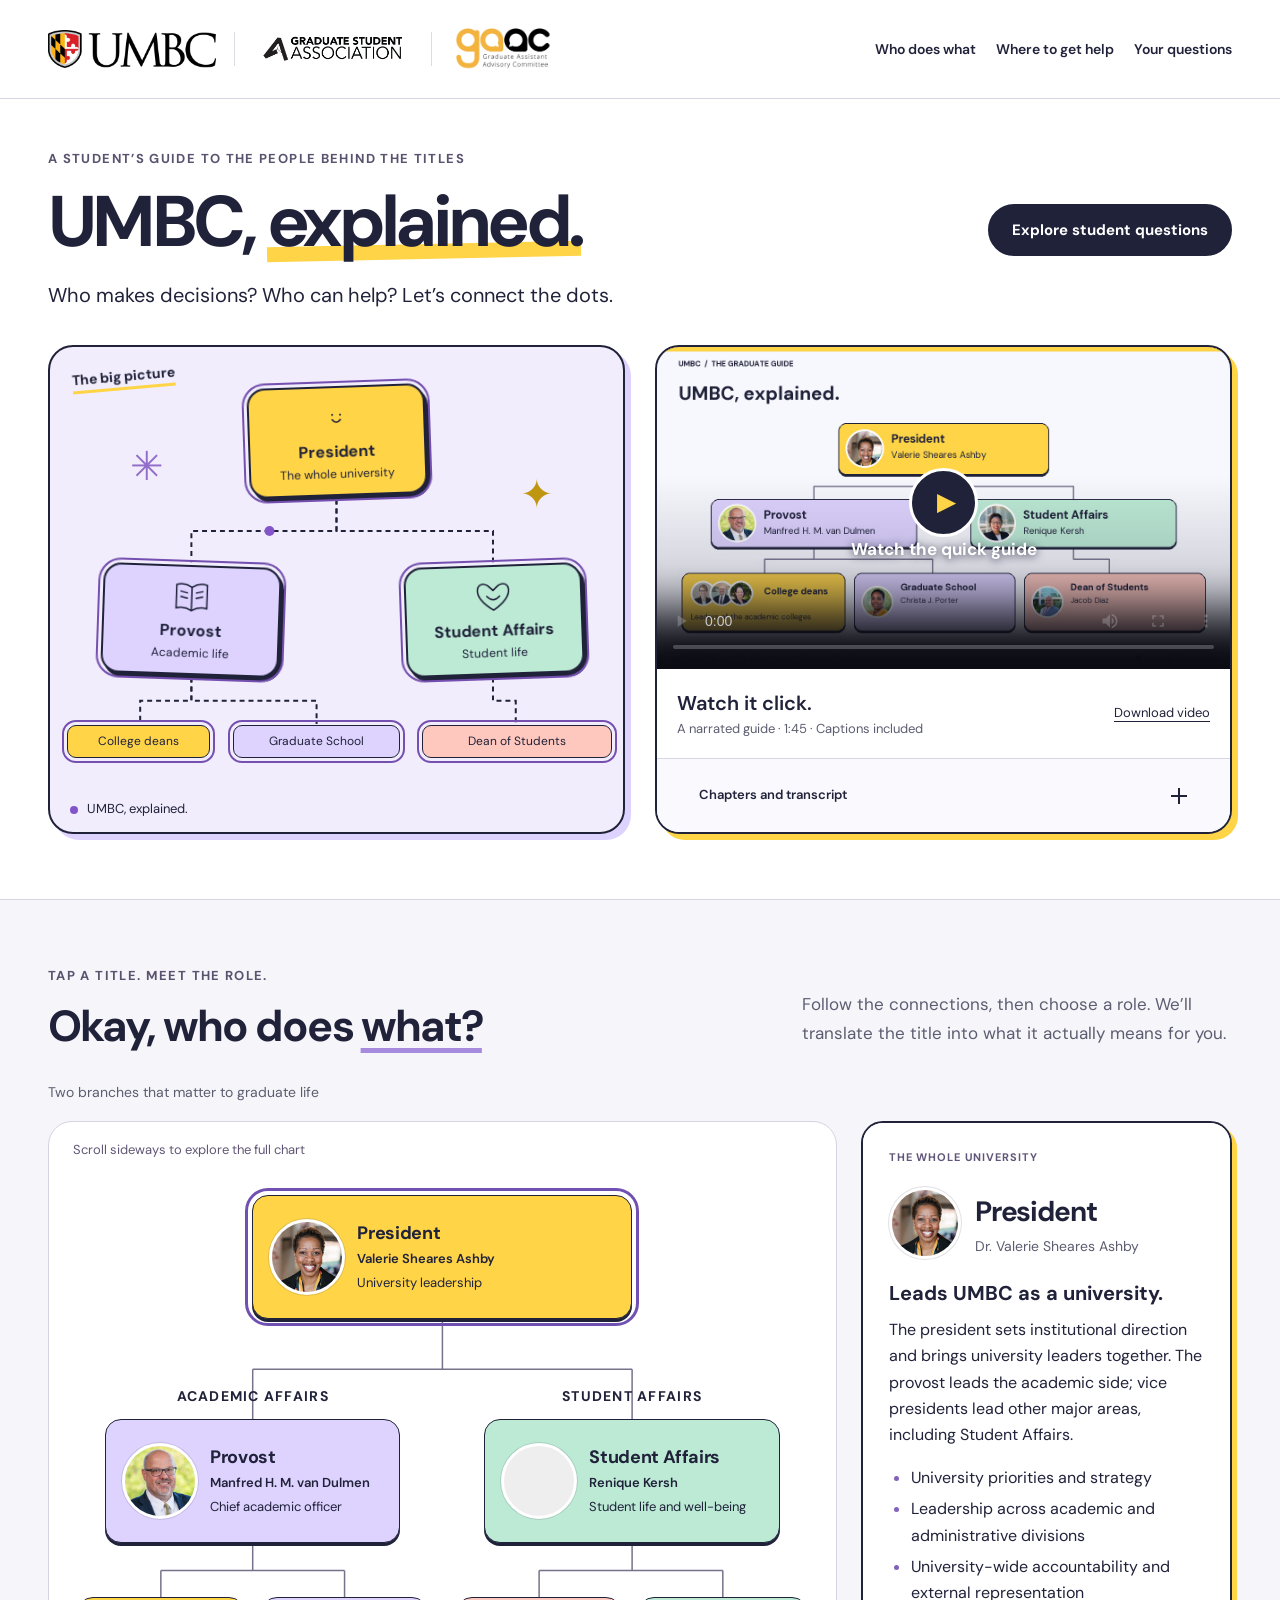
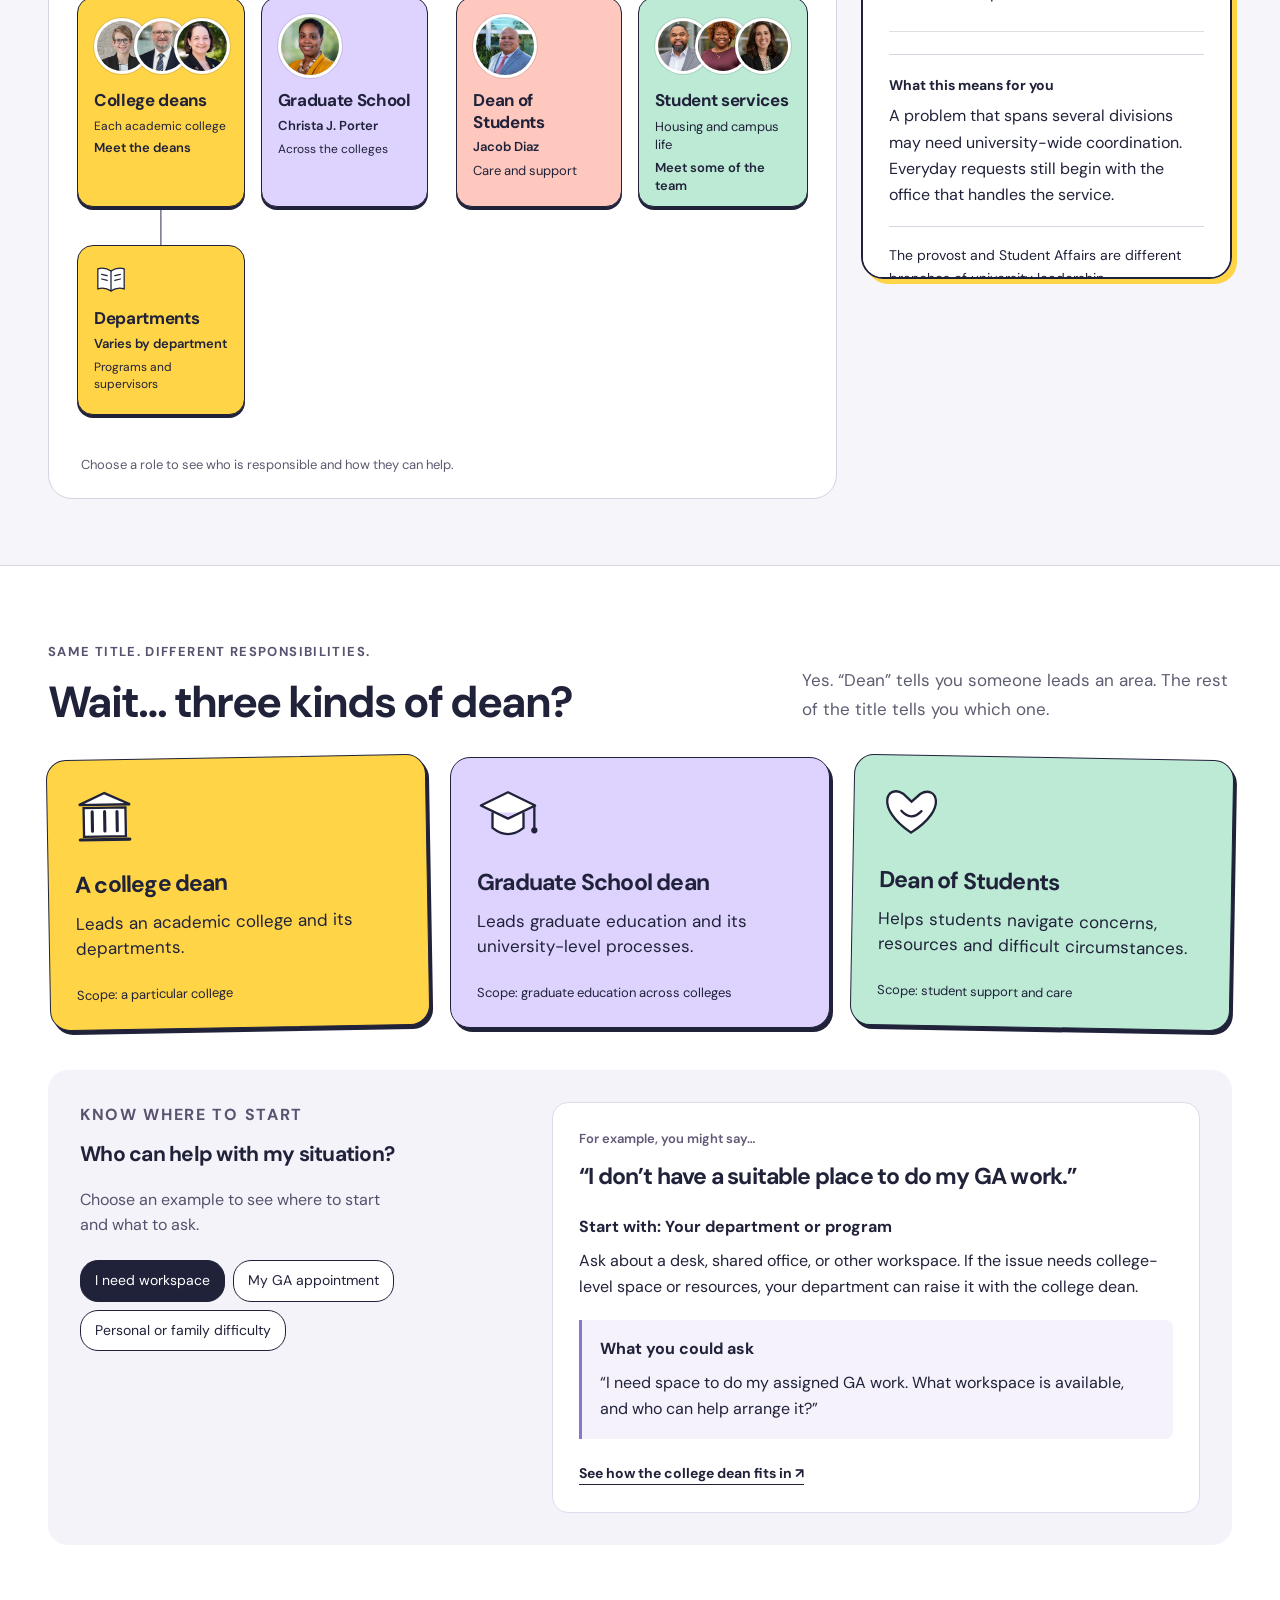
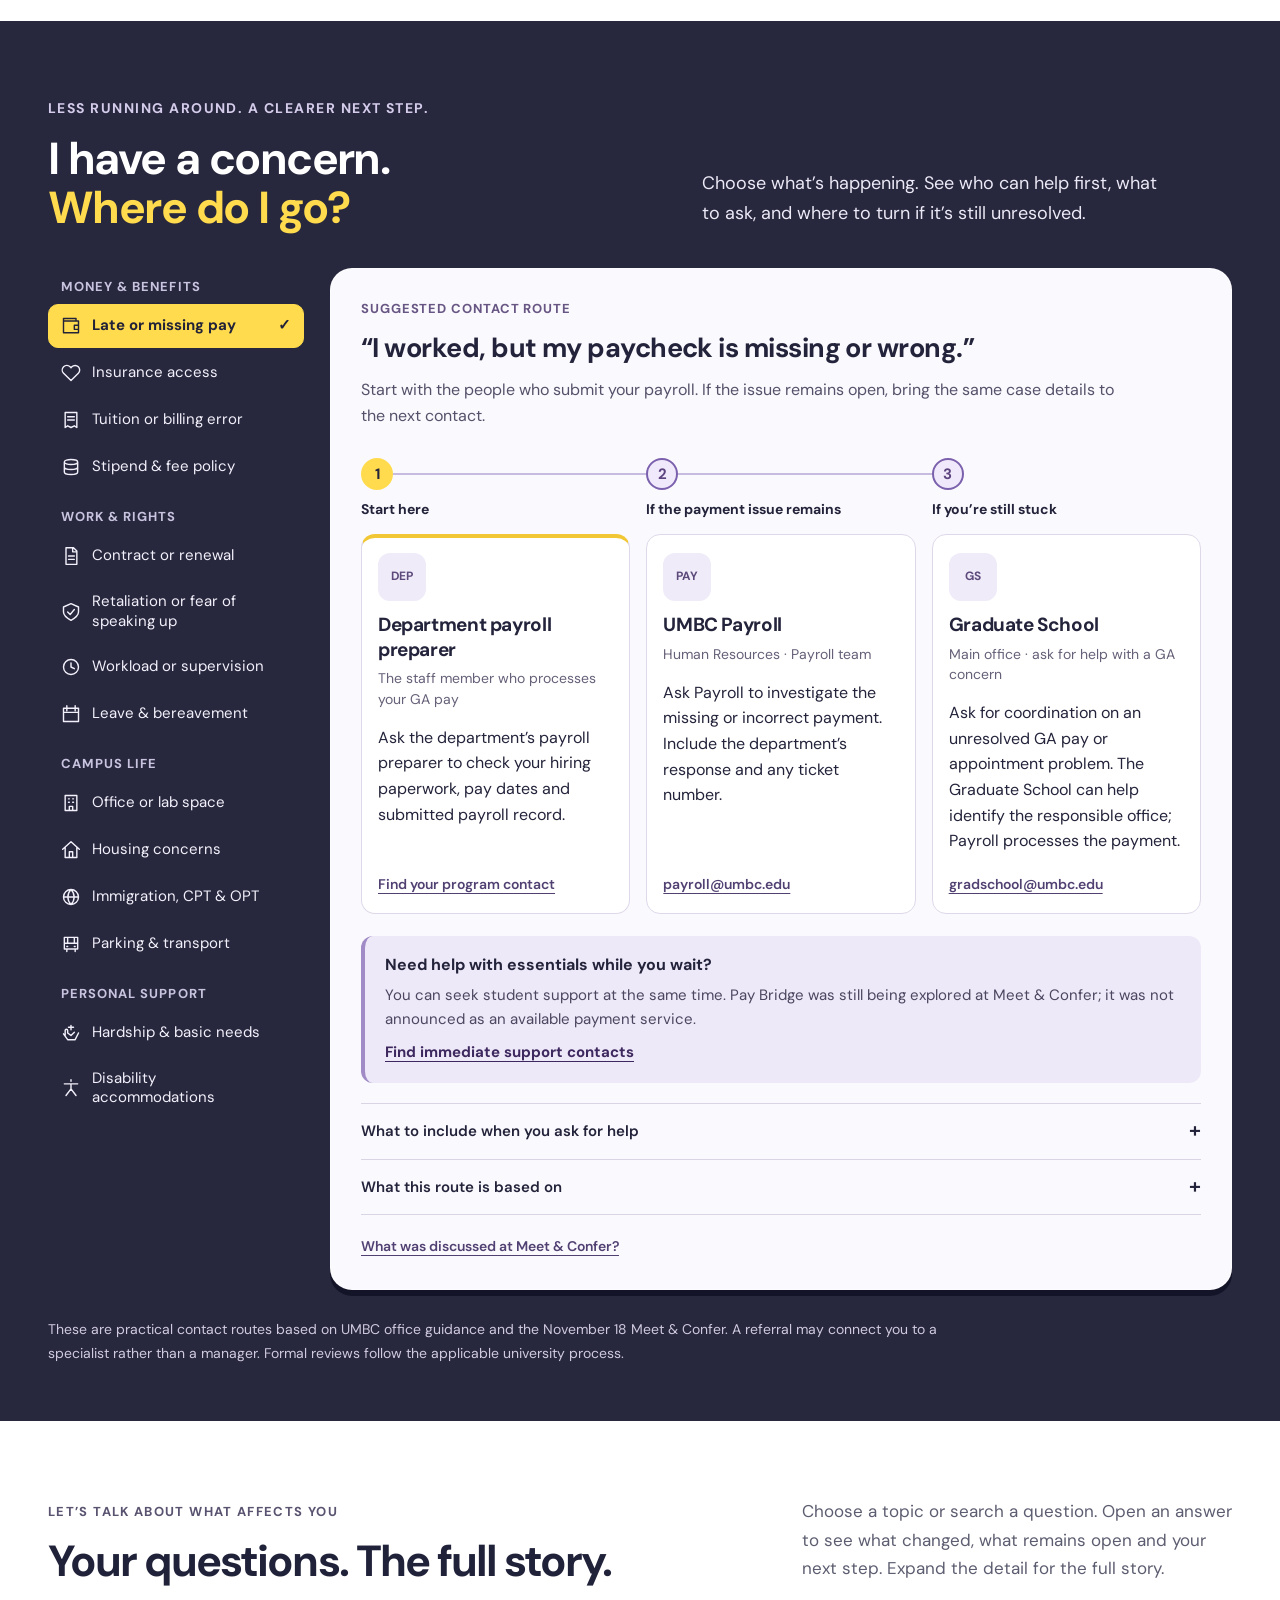
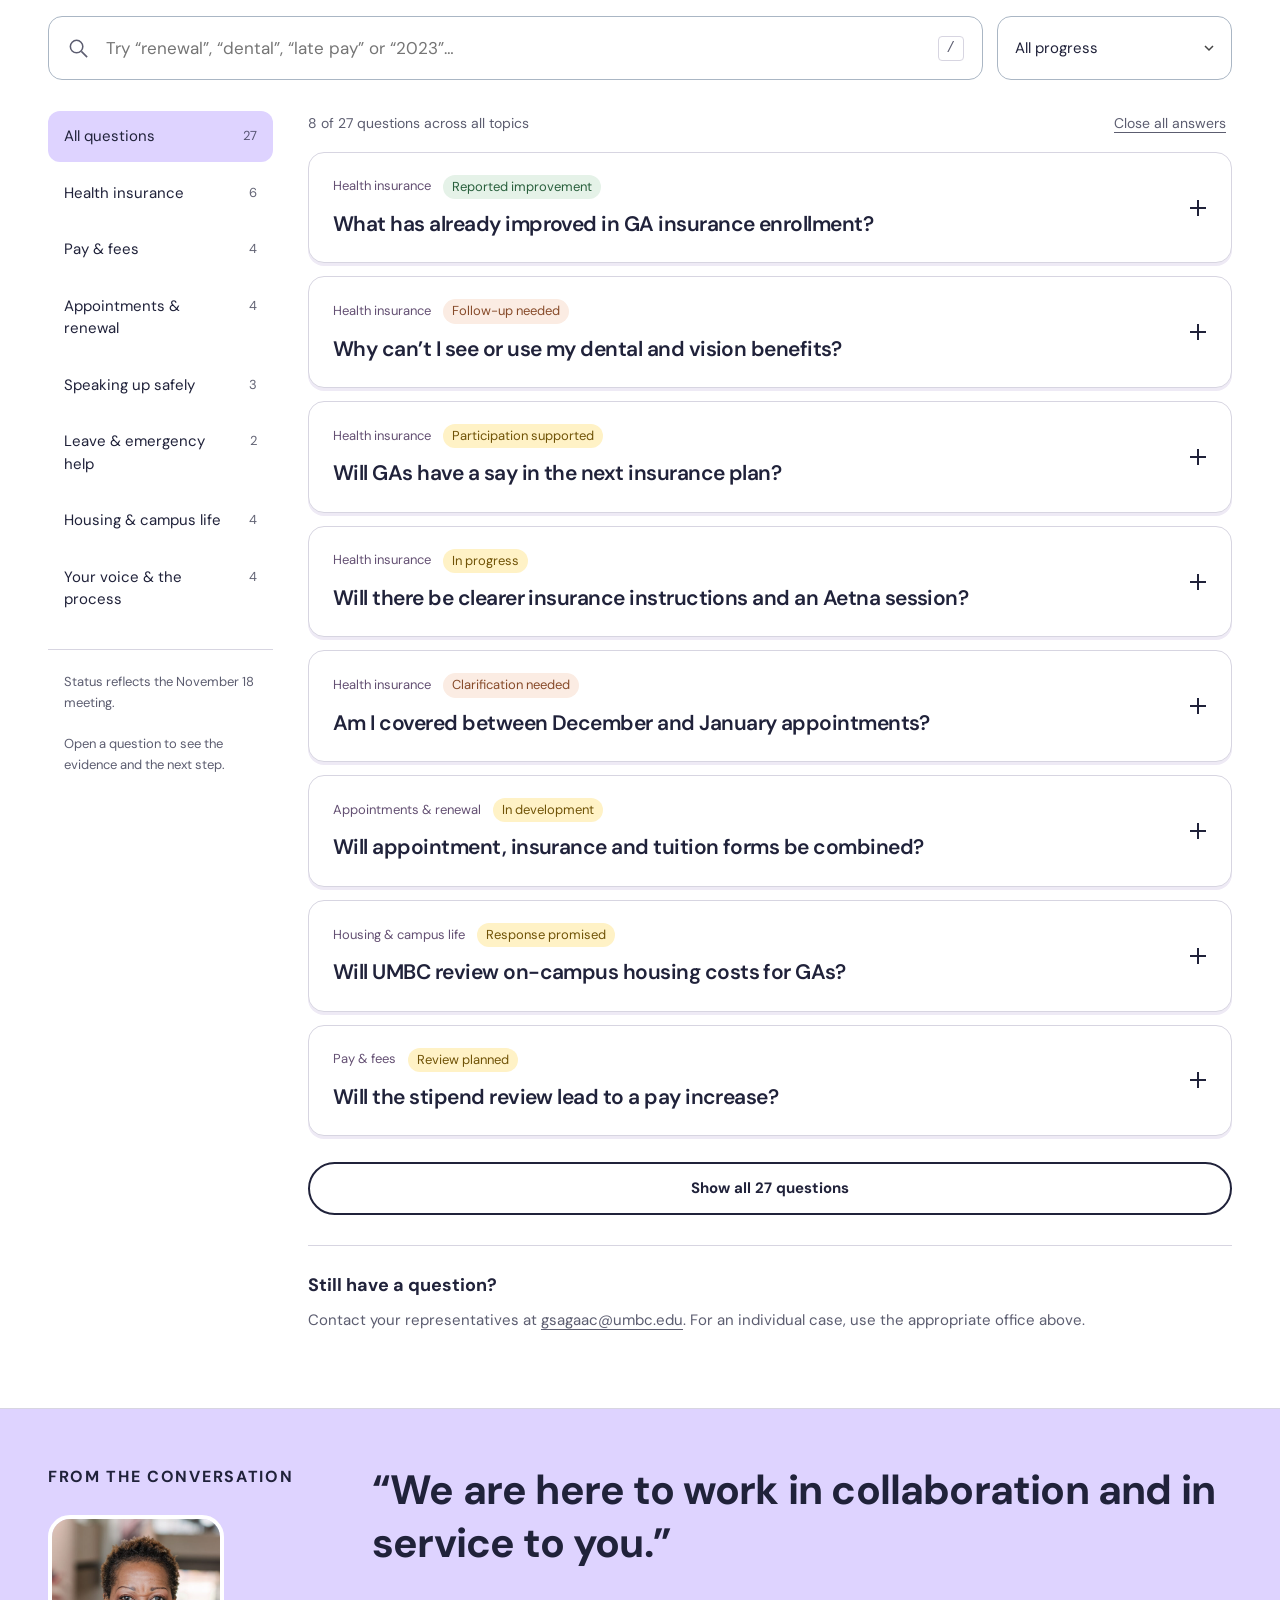
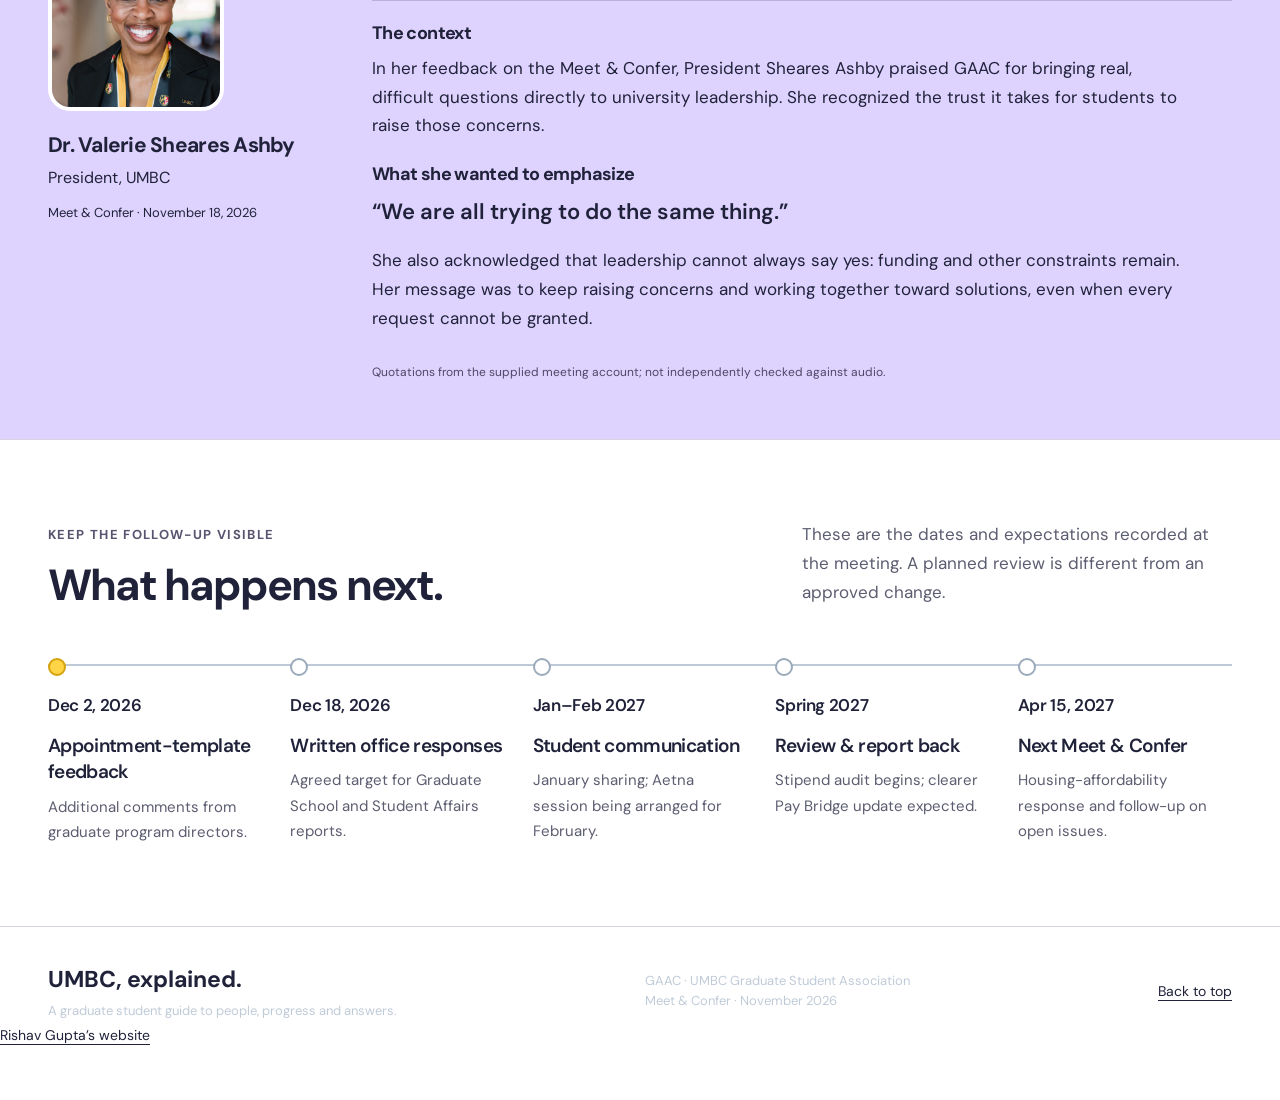
<file: gaac/index.html>
<!doctype html><html lang="en"><head><meta charset="UTF-8"><meta name="viewport" content="width=device-width,initial-scale=1"><meta name="description" content="An interactive student guide to UMBC leadership, the Graduate School, Student Affairs and graduate assistant questions."><title>GAAC · UMBC, explained | The graduate student guide</title><link rel="canonical" href="https://riishavrg.github.io/gaac/"><meta property="og:title" content="GAAC · UMBC, explained"><meta property="og:description" content="Find help for graduate assistant concerns and explore updates from UMBC’s Meet &amp; Confer."><meta property="og:type" content="website"><meta property="og:url" content="https://riishavrg.github.io/gaac/"><meta property="og:image" content="https://riishavrg.github.io/gaac/media/poster-faces.jpg"><link rel="icon" href="../favicon.svg" type="image/svg+xml"><link rel="stylesheet" href="style.css?v=3"><link rel="stylesheet" href="explore.css?v=4"><link rel="stylesheet" href="chart.css?v=6"><link rel="stylesheet" href="refinements.css?v=3"><link rel="stylesheet" href="routes.css?v=2"><link rel="stylesheet" href="answers.css?v=2"><script src="content.js?v=2" defer></script><script src="media/video-faces.js" defer></script><script src="answer-views.js?v=4" defer></script><script src="app.js?v=8" defer></script><script src="people.js?v=1" defer></script><script src="university.js?v=9" defer></script><script src="routes.js?v=3" defer></script></head><body><a class="skip" href="#main">Skip to content</a><svg class="svg-library" xmlns="http://www.w3.org/2000/svg" aria-hidden="true"><defs>
<symbol id="i-sun" viewBox="0 0 80 80"><circle cx="40" cy="40" r="20" fill="currentColor"/><g fill="none" stroke="currentColor" stroke-width="4" stroke-linecap="round"><path d="M40 4v9M40 67v9M4 40h9M67 40h9M15 15l7 7M58 58l7 7M15 65l7-7M58 22l7-7"/></g><path d="M31 43q9 12 18 0" fill="none" stroke="#20223a" stroke-width="3"/><g fill="#20223a"><circle cx="32" cy="34" r="2"/><circle cx="48" cy="34" r="2"/></g></symbol>
<symbol id="i-book" viewBox="0 0 80 80"><path d="M9 16q16-5 31 5 15-10 31-5v47q-16-5-31 5-15-10-31-5z" fill="currentColor" stroke="#20223a" stroke-width="3"/><path d="M40 21v47M18 29l13 3M18 40l13 3M49 32l13-3M49 43l13-3" fill="none" stroke="#20223a" stroke-width="3" stroke-linecap="round"/></symbol>
<symbol id="i-cap" viewBox="0 0 80 80"><path d="M5 29 40 12l35 17-35 17zM20 38v20q20 16 40 0V38" fill="currentColor" stroke="#20223a" stroke-width="3" stroke-linejoin="round"/><path d="M74 29v30" fill="none" stroke="#20223a" stroke-width="3"/><circle cx="74" cy="61" r="4" fill="#20223a"/></symbol>
<symbol id="i-heart" viewBox="0 0 80 80"><path d="M40 67C-9 35 9 4 29 17l11 10 11-10C71 4 89 35 40 67z" fill="currentColor" stroke="#20223a" stroke-width="3"/><path d="M27 39q13 14 26 0" fill="none" stroke="#20223a" stroke-width="3" stroke-linecap="round"/></symbol>
<symbol id="i-building" viewBox="0 0 80 80"><path d="m7 25 33-15 33 15zM13 29h54v37H13z" fill="currentColor" stroke="#20223a" stroke-width="3"/><path d="M24 34v25M40 34v25M56 34v25M8 70h64" fill="none" stroke="#20223a" stroke-width="4" stroke-linecap="round"/></symbol>
</defs></svg><header class="guide-header"><nav class="wrap" aria-label="Main navigation"><a class="partner-brand" href="#" aria-label="UMBC, GSA and GAAC — home"><img class="brand-umbc" src="assets/brand/umbc.png" alt="UMBC"><span class="brand-divider" aria-hidden="true"></span><img class="brand-gsa" src="assets/brand/gsa.png" alt="Graduate Student Association"><span class="brand-divider" aria-hidden="true"></span><img class="brand-gaac" src="assets/brand/gaac.png" alt="Graduate Assistant Advisory Committee"></a><div class="nav-links"><a href="#understand">Who does what</a><a href="#inside-grad">Where to get help</a><a href="#questions">Your questions</a></div></nav></header><main id="main"><section class="welcome wrap" aria-labelledby="welcome-title"><div class="welcome-top"><div><p class="eyebrow">A STUDENT’S GUIDE TO THE PEOPLE BEHIND THE TITLES</p><h1 id="welcome-title">UMBC, <span>explained.</span></h1><p class="welcome-intro">Who makes decisions? Who can help? Let’s connect the dots.</p></div><a class="button dark" href="#questions">Explore student questions</a></div>
<div class="intro-duo"><div class="animated-campus" aria-label="Illustrated overview of university leadership"><div class="sketch-tag">The big picture</div><svg class="mini-lines" viewBox="0 0 600 360" preserveAspectRatio="none" aria-hidden="true"><path d="M300 100V145H140V185M300 145H460V185M140 240V280H75M140 280H260M460 240V280"/><circle class="travel-dot" r="5"><animateMotion dur="5s" repeatCount="indefinite" path="M300 100V145H140V185"/></circle></svg>
<div class="mini-node mini-president" data-mini="president"><svg aria-hidden="true"><use href="#i-sun"/></svg><b>President</b><span>The whole university</span></div><div class="mini-node mini-provost" data-mini="provost"><svg aria-hidden="true"><use href="#i-book"/></svg><b>Provost</b><span>Academic life</span></div><div class="mini-node mini-affairs" data-mini="affairs"><svg aria-hidden="true"><use href="#i-heart"/></svg><b>Student Affairs</b><span>Student life</span></div><div class="mini-leaf mini-deans" data-mini="deans">College deans</div><div class="mini-leaf mini-grad" data-mini="graduate">Graduate School</div><div class="mini-leaf mini-dos" data-mini="dos">Dean of Students</div><div class="spark spark-one">✳</div><div class="spark spark-two">✦</div><p class="animation-note"><span class="note-dot"></span><span id="animation-caption">Same university. Different jobs.</span></p></div>
<div class="watch-card" id="watch"><div class="video-stage"><video id="explainer" controls playsinline preload="metadata" poster="media/poster-faces.jpg" aria-label="UMBC explained animated video"><source src="media/umbc-explained-faces.mp4" type="video/mp4"><track kind="captions" src="media/captions-v3.vtt" srclang="en" label="English captions" default>Your browser does not support video.</video><button class="video-cover" id="video-cover" aria-label="Play UMBC explained"><span class="play-circle">▶</span><span>Watch the quick guide</span></button></div><div class="video-caption"><div><strong>Watch it click.</strong><span>A narrated guide · <span id="video-duration">About 2 minutes</span> · Captions included</span></div><a href="media/umbc-explained-faces.mp4" download>Download video</a></div><p id="media-message" role="status"></p><details class="video-more"><summary>Chapters and transcript<span class="plus"></span></summary><div id="video-chapters"></div><a href="media/transcript-v3.txt" target="_blank" rel="noopener">Read the transcript</a><p>AI-generated narration, written for this guide. Not a recording of UMBC officials.</p></details></div></div></section><section class="university-section" id="understand"><div class="wrap"><div class="section-heading"><div><p class="eyebrow">TAP A TITLE. MEET THE ROLE.</p><h2>Okay, who does <em>what?</em></h2></div><p>Follow the connections, then choose a role. We’ll translate the title into what it actually means for you.</p></div><div class="map-toolbar"><span>Two branches that matter to graduate life</span></div><div class="university-explorer"><div class="chart-frame"><p class="chart-scroll-hint">Scroll sideways to explore the full chart</p><div class="chart-viewport" tabindex="0" role="region" aria-label="University leadership chart"><div class="leadership-map"><div class="map-top"><button class="map-node yellow" data-office="president" aria-pressed="false"><span class="node-icon"><svg aria-hidden="true"><use href="#i-sun"/></svg></span><span><strong>President</strong><small>University leadership</small></span></button></div><div class="tree-trunk"></div><div class="map-branches"><div class="map-branch academic-branch"><span class="branch-label">ACADEMIC AFFAIRS</span><button class="map-node lilac" data-office="provost" aria-pressed="false"><span class="node-icon"><svg aria-hidden="true"><use href="#i-book"/></svg></span><span><strong>Provost</strong><small>Chief academic officer</small></span></button><div class="academic-children"><div><button class="map-node yellow" data-office="deans" aria-pressed="false"><span class="node-icon"><svg aria-hidden="true"><use href="#i-building"/></svg></span><span><strong>College deans</strong><small>Each academic college</small></span></button><button class="map-node yellow" data-office="departments" aria-pressed="false"><span class="node-icon"><svg aria-hidden="true"><use href="#i-book"/></svg></span><span><strong>Departments</strong><small>Programs and supervisors</small></span></button></div><div><button class="map-node lilac" data-office="graduate" aria-pressed="false"><span class="node-icon"><svg aria-hidden="true"><use href="#i-cap"/></svg></span><span><strong>Graduate School</strong><small>Across the colleges</small></span></button></div></div></div><div class="map-branch student-branch"><span class="branch-label">STUDENT AFFAIRS</span><button class="map-node mint" data-office="affairs" aria-pressed="false"><span class="node-icon"><svg aria-hidden="true"><use href="#i-heart"/></svg></span><span><strong>Student Affairs</strong><small>Student life and well-being</small></span></button><div class="student-children"><button class="map-node peach" data-office="dos" aria-pressed="false"><span class="node-icon"><svg aria-hidden="true"><use href="#i-heart"/></svg></span><span><strong>Dean of Students</strong><small>Care and support</small></span></button><button class="map-node mint" data-office="life" aria-pressed="false"><span class="node-icon"><svg aria-hidden="true"><use href="#i-building"/></svg></span><span><strong>Student services</strong><small>Housing and campus life</small></span></button></div></div></div></div></div><p class="map-footnote">Choose a role to see who is responsible and how they can help.</p></div><aside id="office-panel" class="role-panel" aria-label="Selected role details"></aside></div><span id="map-status" class="sr-only" role="status"></span></div></section><section class="deans-section wrap" id="deans"><div class="section-heading"><div><p class="eyebrow">SAME TITLE. DIFFERENT RESPONSIBILITIES.</p><h2>Wait… three kinds of dean?</h2></div><p>Yes. “Dean” tells you someone leads an area. The rest of the title tells you which one.</p></div><div class="dean-cards"><article class="yellow"><svg aria-hidden="true"><use href="#i-building"/></svg><h3>A college dean</h3><p>Leads an academic college and its departments.</p><span>Scope: a particular college</span></article><article class="lilac"><svg aria-hidden="true"><use href="#i-cap"/></svg><h3>Graduate School dean</h3><p>Leads graduate education and its university-level processes.</p><span>Scope: graduate education across colleges</span></article><article class="mint"><svg aria-hidden="true"><use href="#i-heart"/></svg><h3>Dean of Students</h3><p>Helps students navigate concerns, resources and difficult circumstances.</p><span>Scope: student support and care</span></article></div><div class="try-example"><div><p class="eyebrow">KNOW WHERE TO START</p><h3>Who can help with my situation?</h3><p class="scenario-intro">Choose an example to see where to start and what to ask.</p><div class="example-buttons"><button data-example="college" aria-pressed="true">I need workspace</button><button data-example="graduate" aria-pressed="false">My GA appointment</button><button data-example="student" aria-pressed="false">Personal or family difficulty</button></div></div><div id="dean-example" aria-live="polite"></div></div></section><section class="concern-guide" id="inside-grad" aria-labelledby="concern-heading"><div class="wrap"><div class="concern-heading"><div><p class="eyebrow">LESS RUNNING AROUND. A CLEARER NEXT STEP.</p><h2 id="concern-heading">I have a concern.<br><span>Where do I go?</span></h2></div><p>Choose what’s happening. See who can help first, what to ask, and where to turn if it’s still unresolved.</p></div><div class="concern-layout"><nav class="concern-menu" aria-label="Choose your concern" id="concern-menu"></nav><div class="concern-result"><div id="concern-panel" aria-live="polite" aria-atomic="true"></div></div></div><p class="concern-footnote">These are practical contact routes based on UMBC office guidance and the November 18 Meet &amp; Confer. A referral may connect you to a specialist rather than a manager. Formal reviews follow the applicable university process.</p><noscript><p>Contact <a href="mailto:gradschool@umbc.edu">the Graduate School</a> for GA concerns or <a href="mailto:deanofstudents@umbc.edu">the Dean of Students</a> for student support.</p></noscript></div></section> <section class="section wrap questions-section" id="questions">
  <div class="section-heading"><div><div class="eyebrow">LET’S TALK ABOUT WHAT AFFECTS YOU</div><h2>Your questions. The full story.</h2></div><p>Choose a topic or search a question. Open an answer to see what changed, what remains open and your next step. Expand the detail for the full story.</p></div>
  <div class="search-row"><label class="search-box"><svg viewBox="0 0 24 24" aria-hidden="true"><circle cx="10" cy="10" r="6.5"/><path d="m15 15 6 6"/></svg><span class="sr-only">Search questions, answers and history</span><input type="search" id="search" placeholder="Try “renewal”, “dental”, “late pay” or “2023”…"><kbd aria-hidden="true">/</kbd></label><label class="status-filter"><span class="sr-only">Filter by progress</span><select id="status"><option value="all">All progress</option><option value="improvement">Reported improvements</option><option value="work">Plans & work in progress</option><option value="open">Open questions</option><option value="assurance">Leadership assurances</option></select></label></div>
  <div class="question-layout"><aside class="category-nav" aria-label="Question categories" id="categories"></aside><div class="question-main"><div class="results-toolbar"><p id="result-count" aria-live="polite"></p><button id="collapse-all">Close all answers</button></div><div id="question-list"></div><button class="button outline show-more" id="show-more" hidden>Show more questions</button><div class="empty-state" id="empty-state" hidden><h3>No matching questions yet.</h3><p>Try a broader term or clear the category and progress filters.</p><button class="button dark" id="clear-filters">Clear filters</button></div><div class="question-help"><strong>Still have a question?</strong><span>Contact your representatives at <a href="mailto:gsagaac@umbc.edu">gsagaac@umbc.edu</a>. For an individual case, use the appropriate office above.</span></div></div></div>
 </section>
 <section class="quote-feature" id="presidents-message"><div class="wrap president-message"><div class="president-speaker"><p class="eyebrow">FROM THE CONVERSATION</p><img src="assets/people/president.jpg" alt="Dr. Valerie Sheares Ashby" width="200" height="230"><h3>Dr. Valerie Sheares Ashby</h3><p>President, UMBC</p><span>Meet &amp; Confer · November 18, 2026</span></div><div class="president-words"><blockquote>“We are here to work in collaboration and in service to you.”</blockquote><div class="president-context"><h3>The context</h3><p>In her feedback on the Meet &amp; Confer, President Sheares Ashby praised GAAC for bringing real, difficult questions directly to university leadership. She recognized the trust it takes for students to raise those concerns.</p><h3>What she wanted to emphasize</h3><p class="follow-on-quote">“We are all trying to do the same thing.”</p><p>She also acknowledged that leadership cannot always say yes: funding and other constraints remain. Her message was to keep raising concerns and working together toward solutions, even when every request cannot be granted.</p></div><small>Quotations from the supplied meeting account; not independently checked against audio.</small></div></div></section>
 <section class="section wrap" id="next"><div class="section-heading"><div><div class="eyebrow">KEEP THE FOLLOW-UP VISIBLE</div><h2>What happens next.</h2></div><p>These are the dates and expectations recorded at the meeting. A planned review is different from an approved change.</p></div><div class="milestones" id="milestones"></div></section>

</main>
<footer><div class="wrap"><div class="wordmark">UMBC, explained.<span>A graduate student guide to people, progress and answers.</span></div><span>GAAC · UMBC Graduate Student Association<br>Meet &amp; Confer · November 2026</span><a href="#">Back to top</a></div><p><a href="../">Rishav Gupta’s website</a></p></footer>
<div class="toast" id="toast" role="status"></div>
</body></html>
</file>
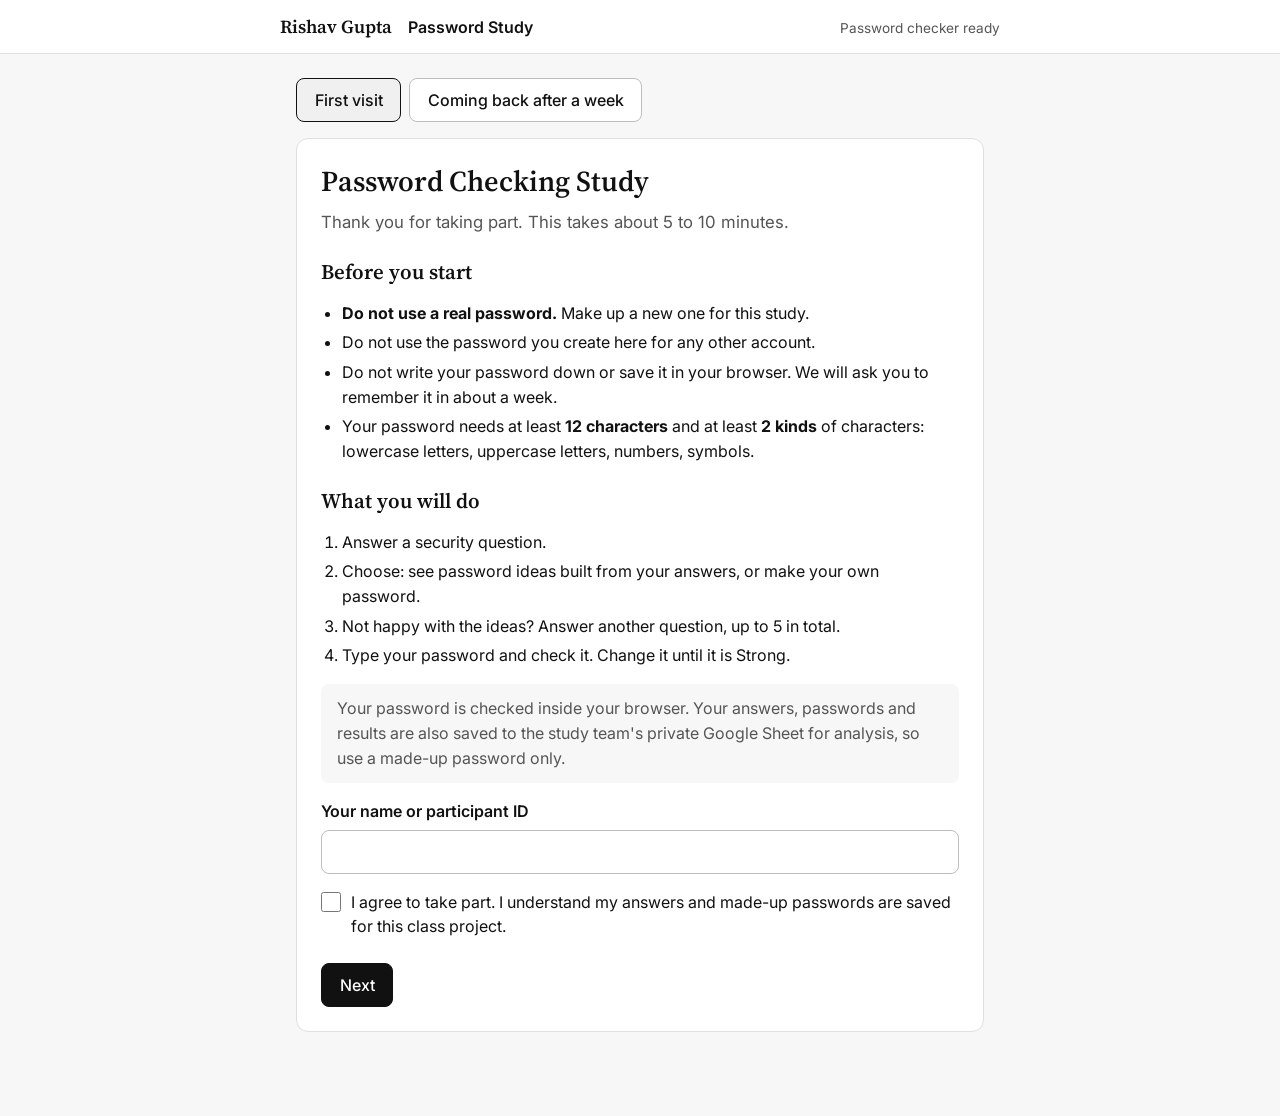
<file: password-study/index.html>
<!doctype html>
<html lang="en">
<head>
<meta charset="utf-8">
<meta name="viewport" content="width=device-width, initial-scale=1">
<meta name="robots" content="noindex">
<meta name="description" content="CMSC 491/691 password study: create a password with help from security questions and see how many guesses an attacker would need.">

<title>Password Study</title>
<link rel="icon" href="data:image/svg+xml,%3Csvg xmlns='http://www.w3.org/2000/svg' viewBox='0 0 32 32'%3E%3Crect width='32' height='32' rx='7' fill='%23333333'/%3E%3Cpath d='M11 15v-3a5 5 0 0 1 10 0v3' fill='none' stroke='white' stroke-width='3'/%3E%3Crect x='8' y='15' width='16' height='11' rx='2' fill='white'/%3E%3C/svg%3E">
<link rel="preconnect" href="https://fonts.googleapis.com">
<link rel="preconnect" href="https://fonts.gstatic.com" crossorigin>
<link rel="stylesheet" href="https://fonts.googleapis.com/css2?family=Inter:wght@400;500;600&family=Source+Serif+4:opsz,wght@8..60,600&display=swap">
<link rel="stylesheet" href="style.css">
<script type="module" src="app.js?v=45aea9c8f529"></script>
</head>
<body>
<header class="bar">
  <a class="home" href="../">Rishav Gupta</a>
  <span class="section">Password Study</span>
  <span class="status" id="status" role="status">Loading the password checker…</span>
</header>

<main>
  <div class="mode" id="mode" role="group" aria-label="Which visit is this?">
    <button type="button" id="mode-first" aria-pressed="true">First visit</button>
    <button type="button" id="mode-return" aria-pressed="false">Coming back after a week</button>
  </div>

  <section class="card" id="intro">
    <h1>Password Checking Study</h1>
    <p class="lead">Thank you for taking part. This takes about 5 to 10 minutes.</p>

    <h2>Before you start</h2>
    <ul>
      <li><strong>Do not use a real password.</strong> Make up a new one for this study.</li>
      <li>Do not use the password you create here for any other account.</li>
      <li>Do not write your password down or save it in your browser. We will ask you to remember it in about a week.</li>
      <li>Your password needs at least <strong>12 characters</strong> and at least <strong>2 kinds</strong> of characters: lowercase letters, uppercase letters, numbers, symbols.</li>
    </ul>

    <h2>What you will do</h2>
    <ol>
      <li>Answer a security question.</li>
      <li>Choose: see password ideas built from your answers, or make your own password.</li>
      <li>Not happy with the ideas? Answer another question, up to 5 in total.</li>
      <li>Type your password and check it. Change it until it is Strong.</li>
    </ol>
    <p class="note" id="privacy">Your password is checked inside your browser.</p>

    <label class="field" for="participant">Your name or participant ID</label>
    <input id="participant" autocomplete="off">
    <label class="consent"><input type="checkbox" id="consent"> <span>I agree to take part. I understand my answers and made-up passwords are saved for this class project.</span></label>
    <p class="error" id="intro-error" role="alert"></p>
    <button class="primary" id="start" type="button">Next</button>
    <button id="restart" type="button" hidden>Start over</button>
  </section>

  <div id="questions"></div>

  <section class="card" id="password-card" hidden>
    <h2>Make your password</h2>
    <p class="muted">At least 12 characters and at least 2 kinds of characters. You can use an idea, change it, or make your own. Never use a real password.</p>
    <div class="password-row">
      <input id="password" type="password" autocomplete="off" autocapitalize="off" spellcheck="false" aria-label="Your password">
      <button id="toggle" type="button" aria-label="Show password">Show</button>
    </div>
    <div class="actions">
      <button class="primary" id="check" type="button">Check password</button>
      <button id="another" type="button" hidden>Answer another question</button>
    </div>
    <div class="result" id="result" aria-live="polite"></div>
  </section>

  <section class="card" id="finish" hidden>
    <h2>Thank you!</h2>
    <p class="lead" id="finish-message"></p>
    <button class="primary" id="confirm-open" type="button" hidden>Confirm your password</button>
    <div id="record"></div>
  </section>

  <dialog id="confirm-dialog" aria-labelledby="confirm-title">
    <h2 id="confirm-title">Type your password one more time</h2>
    <p class="muted">This checks that you remember it. Copy and paste are turned off, so please type it.</p>
    <div class="password-row">
      <input id="confirm-password" type="password" autocomplete="off" autocapitalize="off" spellcheck="false" aria-label="Your password">
      <button id="confirm-toggle" type="button" aria-label="Show password">Show</button>
    </div>
    <div class="actions">
      <button class="primary" id="confirm-check" type="button">Check</button>
      <button id="confirm-new" type="button" hidden>Create a new password</button>
      <button class="primary" id="confirm-close" type="button" hidden>Close</button>
    </div>
    <div class="result" id="confirm-result" aria-live="polite"></div>
  </dialog>

  <section class="card" id="return" hidden>
    <h1>Memory check</h1>
    <p class="lead">Welcome back. Let's see if you remember the password you made last week. Please don't look it up anywhere.</p>
    <p>First, try without a hint. If needed, you get two tries for each security question: first with the question, then with the question and the first three characters of your saved answer. Earlier hints stay visible.</p>
    <label class="field" for="return-name">Your name or participant ID, the same as last time</label>
    <input id="return-name" autocomplete="off">
    <button class="primary" id="return-find" type="button">Next</button>
    <div id="return-body" aria-live="polite"></div>
  </section>
</main>

<template id="question-card">
  <section class="card question-card">
    <p class="kicker"></p>
    <p class="prompt"></p>
    <input class="answer" autocomplete="off" aria-label="Your answer" placeholder="Your answer">
    <p class="error answer-error" role="alert"></p>
    <div class="actions choose">
      <button class="primary show-ideas" type="button">Show me ideas</button>
      <button class="own" type="button">Make my own password</button>
    </div>
    <div class="ideas" hidden>
      <h3>Ideas from your answers</h3>
      <p class="muted ideas-note"></p>
      <ul class="suggestions"></ul>
      <div class="actions next">
        <button class="primary own" type="button">Make my own password</button>
        <button class="another" type="button">Answer another question</button>
      </div>
    </div>
  </section>
</template>
</body>
</html>
</file>
<file: gaac/style.css>
@font-face {
  font-family: 'DM Sans';
  font-style: normal;
  font-weight: 400;
  font-display: swap;
  src: url(assets/dm-sans-1.ttf) format('truetype');
}
@font-face {
  font-family: 'DM Sans';
  font-style: normal;
  font-weight: 500;
  font-display: swap;
  src: url(assets/dm-sans-2.ttf) format('truetype');
}
@font-face {
  font-family: 'DM Sans';
  font-style: normal;
  font-weight: 600;
  font-display: swap;
  src: url(assets/dm-sans-3.ttf) format('truetype');
}
@font-face {
  font-family: 'DM Sans';
  font-style: normal;
  font-weight: 700;
  font-display: swap;
  src: url(assets/dm-sans-4.ttf) format('truetype');
}
:root{--ink:#19212b;--muted:#58636f;--gold:#ffc629;--paper:#fff;--line:#dce1e6;--soft:#f4f6f8;--blue:#314e7b;--green:#2c6246;--sans:'DM Sans',-apple-system,BlinkMacSystemFont,'Segoe UI',sans-serif;--serif:Georgia,serif}*{box-sizing:border-box}html{scroll-behavior:smooth;scroll-padding-top:110px}body{margin:0;color:var(--ink);font-family:var(--sans);background:var(--paper);font-size:17px;line-height:1.65}button,input,select{font:inherit;color:inherit}button,a,summary{-webkit-tap-highlight-color:transparent;touch-action:manipulation}button{cursor:pointer}a{color:inherit;text-underline-offset:4px}button:focus-visible,a:focus-visible,summary:focus-visible,input:focus-visible,select:focus-visible{outline:3px solid #2a72b5;outline-offset:5px}button:disabled{opacity:.4;cursor:default}h1,h2,h3,h4,p{margin-top:0}h1,h2,h3{line-height:1.15;letter-spacing:-.035em}h1,h2{font-weight:600}h2{font-size:clamp(30px,3.5vw,44px);margin-bottom:0}h3{font-size:21px}.wrap{width:min(1360px,100%);padding-inline:48px;margin-inline:auto}.university-bar{background:var(--ink);color:#fff;border-top:4px solid var(--gold);font-size:12px;letter-spacing:.06em}.university-bar .wrap{min-height:39px;display:flex;align-items:center;justify-content:space-between;gap:20px}.university-bar .wrap>span:last-child{color:#ced5dd;letter-spacing:0}.site-header{position:sticky;top:0;z-index:20;background:#fffffff5;backdrop-filter:blur(12px);border-bottom:1px solid var(--line)}nav{display:flex;align-items:center;justify-content:space-between;min-height:96px;gap:30px}.brand{display:flex;align-items:center;gap:23px;text-decoration:none}.brand img{width:139px;height:auto}.brand-divider{height:40px;width:1px;background:#c9cfd7}.brand>span:last-child{font-size:18px;line-height:1.35;font-weight:650;letter-spacing:-.025em}.brand small{font-size:12px;font-weight:400;display:block;color:var(--muted);letter-spacing:0;margin-top:4px}.nav-links{display:flex;gap:28px}.nav-links a{font-size:15px;text-decoration:none;font-weight:500;white-space:nowrap}.nav-links a:hover{box-shadow:0 2px var(--gold)}.hero{display:grid;grid-template-columns:1fr 1.05fr;gap:54px;align-items:center;padding-block:72px 64px}.eyebrow{font-size:12px;font-weight:650;letter-spacing:.12em;color:var(--muted);margin-bottom:20px}.hero h1{font-size:clamp(42px,4.5vw,62px);line-height:1.08;margin-bottom:25px;letter-spacing:-.045em}.hero h1 span{position:relative;white-space:nowrap;z-index:0}.hero h1 span:after{content:'';position:absolute;bottom:0;left:0;right:0;height:12px;z-index:-1;background:var(--gold)}.hero-copy>p{font-size:19px;line-height:1.7;max-width:500px;color:var(--muted);margin-bottom:29px}.hero-buttons{display:flex;gap:12px;flex-wrap:wrap}.button{padding:12px 20px;border-radius:6px;border:1px solid transparent;display:inline-flex;align-items:center;justify-content:center;gap:12px;font-size:15px;font-weight:550;text-decoration:none;line-height:1.5;min-height:48px}.dark{background:var(--ink);color:#fff}.dark:hover{background:#344357}.outline{border-color:#a8b2be;background:#fff;color:var(--ink)}.outline:hover{background:#eef2f6}.hero-footnote{font-size:13px;line-height:1.8;color:var(--muted);margin-top:29px}.hero-footnote strong{font-weight:450;color:var(--ink)}.video-card{border:1px solid var(--line);border-radius:12px;overflow:hidden;background:#fff;box-shadow:0 14px 40px #19212b0b}.video-stage{position:relative;background:#151b25;line-height:0}.video-stage video{display:block;width:100%;aspect-ratio:16/9;object-fit:contain;background:#151b25}.video-cover{position:absolute;inset:0 0 42px;border:0;background:transparent}.video-cover:focus-visible{outline-offset:-6px}.video-caption{padding:20px 22px;display:flex;justify-content:space-between;align-items:center;gap:20px}.video-caption strong{display:block;font-size:17px;font-weight:600}.video-caption span{font-size:13px;color:var(--muted)}.video-caption a{font-size:13px}.video-more{border-top:1px solid var(--line);background:#f7f8fa}.video-more>summary{display:flex;justify-content:space-between;align-items:center;padding:14px 22px;cursor:pointer;font-size:13px;gap:12px}.video-more>p{font-size:12px;color:var(--muted);padding:0 22px;margin:12px 0 20px}.video-more .transcript-link{font-size:14px;display:inline-block;margin:4px 22px 0}#video-chapters{display:grid;grid-template-columns:1fr 1fr;gap:8px;padding:4px 22px 14px}#video-chapters button{border:1px solid var(--line);border-radius:4px;background:#fff;padding:9px 11px;text-align:left;font-size:13px;line-height:1.4}#video-chapters button:hover{background:#fff5d3}#video-chapters time{display:block;color:var(--muted);font-size:12px;margin-top:4px}.meeting-strip{background:#f7f8fa;border-block:1px solid var(--line)}.meeting-strip .wrap{display:grid;grid-template-columns:1fr 1fr auto;align-items:center;gap:34px;padding-block:25px}.small-label{display:block;font-size:12px;letter-spacing:.07em;color:var(--muted);margin-bottom:5px}.meeting-strip strong{font-size:19px;font-weight:550}.meeting-strip a{font-size:14px}.section{padding-block:80px}.section-heading{display:grid;grid-template-columns:1.2fr 1fr;gap:70px;align-items:end;margin-bottom:35px}.section-heading .eyebrow{margin-bottom:14px}.section-heading>p{font-size:17px;color:var(--muted);line-height:1.7;max-width:460px;margin:0 0 2px}.map-toolbar{display:flex;align-items:center;justify-content:space-between;gap:15px;margin-bottom:23px;font-size:15px}.map-toolbar>span{color:var(--muted)}.tour-start{border:1px solid var(--line);background:white;padding:8px 14px;border-radius:5px;font-size:14px}.tour-start:hover{border-color:var(--ink)}.tour-start span{padding-left:8px}.org-explorer{border:1px solid #d4dbe3;border-radius:10px;overflow:hidden;background:#f7f9fb}.org-map{padding:32px 30px 25px}.org-node{border:1px solid #c9d2dd;background:white;padding:18px 19px;border-radius:7px;text-align:left;width:100%;line-height:1.4;transition:border-color .15s,background .15s}.org-node strong{font-size:18px;font-weight:600;display:block;line-height:1.3;letter-spacing:-.02em}.org-node small{font-size:14px;color:var(--muted);display:block;margin-top:7px;line-height:1.5}.org-node>span{font-size:12px;letter-spacing:.06em;display:block;color:var(--muted);margin-bottom:8px}.org-node:hover{background:#fff9e7;border-color:#b7973d}.org-node.selected{border-color:#9e7a12;background:#fff2c5;box-shadow:0 0 0 2px #ffc62940}.president{width:270px;text-align:center;display:block;margin:auto;background:var(--ink);border-color:var(--ink);color:#fff}.president>span,.president small{color:#c6d1dd}.president:hover{background:#304056}.president.selected{background:#fff2c5;color:var(--ink)}.president.selected>span,.president.selected small{color:var(--muted)}.org-trunk{width:2px;height:28px;background:#b0bccb;margin:auto}.org-branches{display:grid;grid-template-columns:repeat(3,minmax(0,1fr));gap:28px;position:relative}.org-branches:before{content:'';height:2px;background:#b0bccb;position:absolute;top:0;left:16%;right:16%}.org-branch{padding-top:25px;position:relative}.org-branch:before{content:'';height:25px;width:2px;background:#b0bccb;position:absolute;top:0;left:50%}.org-branch>.org-node{min-height:145px;border-top:4px solid #8ba6ca}.student>.org-node{border-top-color:#699680}.operations>.org-node{border-top-color:#9a93b2}.branch-children{display:grid;gap:10px;border-left:2px solid #c8d1dc;margin-left:16px;padding:18px 0 0 18px}.branch-children>.org-node{position:relative;padding:14px 17px}.branch-children>.org-node:before{content:'';position:absolute;left:-20px;top:50%;width:18px;height:2px;background:#c8d1dc}.branch-children>.org-node strong{font-size:17px}.branch-children>.org-node small{font-size:14px;margin-top:4px}.partner-strip{margin-top:27px;padding-top:25px;border-top:1px dashed #bbc6d2}.partner-strip>.org-node{border-style:dashed;background:transparent;padding:14px 19px;display:flex;gap:25px;align-items:center}.partner-strip>.org-node small{margin:0}.partner-strip>.org-node.selected{background:#fff2c5}.representation{margin-top:12px}.representation button{display:flex;align-items:center;gap:18px;text-align:left;border:1px solid #e2c36a;background:#fff7dd;padding:17px 20px;border-radius:6px;width:100%}.rep-icon{font-size:29px}.representation strong{display:block;font-size:17px}.representation small{display:block;font-size:14px;color:var(--muted);margin-top:3px}.map-caption{font-size:12px;color:var(--muted);margin:20px 0 0}.office-panel{border-top:1px solid #d4dbe3;background:#fff;padding:35px;scroll-margin-top:115px}.office-content{display:grid;grid-template-columns:1.2fr 1fr .9fr;gap:38px}.office-panel .eyebrow{margin-bottom:12px;color:var(--blue)}.office-panel h3{font-size:29px;line-height:1.2;margin-bottom:12px}.office-lead{font-size:14px;color:var(--blue);font-weight:550;margin-bottom:16px}.office-panel p,.office-panel li{font-size:16px;line-height:1.7}.office-panel p{margin-bottom:0;color:var(--muted)}.office-label{font-size:12px;text-transform:uppercase;letter-spacing:.08em;font-weight:650;margin-bottom:12px;color:var(--muted)}.office-panel ul{margin:0;padding-left:18px}.office-panel li{padding-bottom:7px}.office-location{background:#f3f6fa;border-radius:6px;padding:21px;font-size:15px;line-height:1.65;overflow-wrap:anywhere}.office-location a{font-size:14px}.office-link{display:block;margin-top:18px;font-weight:550}.office-connection{margin-top:25px;padding-top:20px;border-top:1px solid var(--line);font-size:15px!important;color:var(--muted)}.tour-controls{display:flex;align-items:center;justify-content:space-between;gap:20px;background:var(--ink);color:white;padding:18px 22px;border-radius:6px;margin-top:15px;font-size:15px}.tour-controls>div{display:flex;gap:8px;flex-shrink:0}.tour-controls button{border:1px solid #7e8a99;border-radius:4px;background:transparent;color:#fff;padding:7px 11px;font-size:14px}.tour-controls button:hover{background:#344357}.dean-explainer{border-bottom:1px solid var(--line);margin-top:15px}.dean-explainer>summary,.register>summary,.source-library>summary{display:flex;align-items:center;justify-content:space-between;gap:20px;padding:24px 0;font-size:17px;font-weight:550;cursor:pointer}.dean-explainer>div{font-size:17px;line-height:1.8;max-width:960px;padding-bottom:10px}.dean-explainer p{margin-bottom:18px}.plus{width:18px;height:18px;flex-shrink:0;position:relative}.plus:before,.plus:after{content:'';position:absolute;width:16px;height:2px;background:currentColor;top:8px;left:1px}.plus:after{transform:rotate(90deg)}details[open]>summary .plus:after{transform:rotate(0)}summary{list-style:none}summary::-webkit-details-marker{display:none}.process-section{background:var(--ink);color:white;padding:65px 0 40px}.process-section .eyebrow{color:var(--gold)}.process-section .section-heading>p{color:#c3cdd9}.process-section h2{font-size:39px}.process-steps{display:grid;grid-template-columns:repeat(5,1fr);gap:24px;position:relative;margin-top:49px}.process-steps:before{content:'';position:absolute;top:8px;left:0;right:0;height:1px;background:#586675}.process-steps article{padding-top:36px;position:relative}.step-dot{position:absolute;top:1px;left:0;width:15px;height:15px;border-radius:50%;background:var(--ink);border:2px solid #9aa8b8}.current .step-dot{background:var(--gold);border-color:var(--gold);box-shadow:0 0 0 5px #ffc62921}.process-steps h3{font-size:19px;font-weight:550;margin-bottom:12px;line-height:1.3}.process-steps p{font-size:15px;line-height:1.7;color:#c3cdd9}.process-note{font-size:14px;color:#c3cdd9;border-top:1px solid #485460;padding-top:23px;margin:20px 0 0}.search-row{display:flex;gap:14px;margin-bottom:31px}.search-box{display:flex;align-items:center;gap:14px;flex:1;background:#fff;border:1px solid #aab6c4;border-radius:7px;padding:0 18px}.search-box:focus-within{outline:3px solid #a6bddb;outline-offset:2px}.search-box svg{width:23px;height:23px;stroke:var(--muted);fill:none;stroke-width:1.6;flex-shrink:0}.search-box input{height:62px;width:100%;min-width:0;outline:none;border:0;background:transparent;font-size:17px}.search-box input:focus-visible{outline:none}.search-box kbd{border:1px solid var(--line);border-radius:4px;padding:0 8px;font-size:14px;color:var(--muted)}.status-filter select{height:64px;width:235px;border:1px solid #aab6c4;border-radius:7px;padding:0 38px 0 17px;background:#fff url("data:image/svg+xml,%3Csvg xmlns='http://www.w3.org/2000/svg' width='14' height='14' viewBox='0 0 14 14'%3E%3Cpath d='m3 5 4 4 4-4' fill='none' stroke='%23444' stroke-width='1.5'/%3E%3C/svg%3E") no-repeat right 15px center;appearance:none;font-size:15px}.question-layout{display:grid;grid-template-columns:246px minmax(0,1fr);gap:35px}.category-nav{position:sticky;top:120px;align-self:start;display:grid;gap:6px}.category-nav>button{display:flex;justify-content:space-between;gap:12px;text-align:left;border:0;border-radius:6px;background:transparent;padding:14px 16px;font-size:15px;line-height:1.5}.category-nav>button:hover{background:#f1f4f7}.category-nav>button.active{background:var(--ink);color:#fff}.category-nav .count{font-size:13px;opacity:.7;padding-top:1px}.category-caption{font-size:13px;color:var(--muted);border-top:1px solid var(--line);margin:18px 0 0;padding:22px 16px}.results-toolbar{display:flex;justify-content:space-between;align-items:center;gap:15px;color:var(--muted);font-size:14px;margin-bottom:16px}.results-toolbar p{margin:0}.results-toolbar button{font-size:14px;border:0;background:none;text-decoration:underline;text-underline-offset:4px}.question-card{border:1px solid #d6dee6;border-radius:7px;margin-bottom:12px;background:#fff;overflow:hidden;scroll-margin-top:115px}.question-card>summary{display:flex;align-items:center;justify-content:space-between;gap:25px;padding:24px 26px;cursor:pointer}.question-card>summary:hover{background:#f6f8fa}.question-card>summary h3{font-size:19px;font-weight:550;line-height:1.5;letter-spacing:-.02em;margin:10px 0 0}.question-meta{display:flex;flex-wrap:wrap;align-items:center;gap:12px;font-size:13px}.question-meta .category{color:var(--muted)}.badge{display:inline-flex;padding:3px 9px;border-radius:4px;font-size:13px;line-height:1.4;background:#fff2c6;color:#705307}.badge.improvement{background:#e5f2e8;color:#285f3c}.badge.open{background:#fbece3;color:#874b2a}.badge.assurance{background:#eaf0fa;color:#355589}.question-card[open]{border-color:#b6a15f;box-shadow:0 4px 16px #19212b08}.question-card[open]>summary{background:#fff9e8;border-bottom:1px solid #eadfbf}.answer-body{padding:29px 28px}.answer-lead{font-size:18px;line-height:1.85;margin-bottom:26px;max-width:800px}.answer-facts{display:grid;grid-template-columns:1fr 1fr;gap:28px;border-block:1px solid var(--line);padding:23px 0;margin-bottom:28px}.answer-body h4{font-size:13px;letter-spacing:.07em;text-transform:uppercase;color:var(--muted);margin:0 0 10px}.answer-facts p{font-size:16px;line-height:1.75;margin:0}.help-now{font-size:16px;line-height:1.8;background:#eef4fa;border-left:3px solid #7591b9;padding:19px 22px;margin-bottom:28px}.help-now strong{font-size:13px;display:block;margin-bottom:6px;letter-spacing:.03em}.history{border-left:2px solid #d4dce6;padding-left:26px;margin:22px 0 27px}.history-item{position:relative;padding-bottom:24px}.history-item:last-child{padding-bottom:0}.history-item:before{content:'';position:absolute;top:7px;left:-32px;width:10px;height:10px;border-radius:50%;background:#9baab9;border:1px solid #fff}.history-item.current:before{background:var(--ink);box-shadow:0 0 0 4px #e7ecf1}.history-item time{font-size:15px;font-weight:600;color:var(--blue)}.history-item p{font-size:16px;line-height:1.8;margin:7px 0}.source-ref{font-size:13px;color:var(--muted);line-height:1.7}.answer-quote{padding:25px 27px;background:#f5f7fa;border-radius:5px;border-left:3px solid var(--gold);margin:28px 0}.answer-quote blockquote{font-family:var(--serif);font-size:25px;line-height:1.5;letter-spacing:-.02em;margin:0 0 16px}.answer-quote figcaption{font-size:14px;font-weight:600}.answer-quote small{display:block;font-size:12px;color:var(--muted);margin:10px 0;line-height:1.7}.meeting-details{border-top:1px solid var(--line);margin-top:25px}.meeting-details>summary{font-size:15px;padding:20px 0;display:flex;align-items:center;justify-content:space-between;gap:15px;cursor:pointer}.meeting-notes h5{font-size:18px;font-weight:600;line-height:1.5;margin:25px 0 15px}.meeting-notes dl{font-size:16px;line-height:1.8}.meeting-notes dt{font-weight:600;margin-top:17px;margin-bottom:5px}.meeting-notes dd{margin:0;color:var(--muted)}.answer-footer{border-top:1px solid var(--line);padding-top:18px;display:flex;align-items:center;justify-content:space-between;gap:20px;font-size:13px}.answer-footer button{font-size:13px;border:1px solid #bdc8d4;background:#fff;border-radius:4px;padding:8px 12px;white-space:nowrap}.show-more{width:100%;margin-top:13px;padding:16px}.question-help{font-size:15px;border-top:1px solid var(--line);padding-top:25px;margin-top:30px;color:var(--muted)}.question-help strong{font-size:18px;display:block;margin-bottom:8px;color:var(--ink)}.empty-state{border:1px dashed #aebdcd;border-radius:7px;padding:35px}.quote-feature{background:#f4f6f8;padding:55px 0;border-block:1px solid var(--line)}.quote-layout{display:grid;grid-template-columns:246px 1fr;gap:35px}.quote-layout .eyebrow{margin-top:10px}.quote-layout blockquote{font-family:var(--serif);font-size:35px;line-height:1.5;letter-spacing:-.025em;margin:0 0 24px}.quote-layout p{font-size:15px;margin-bottom:8px}.quote-layout p span{padding-inline:8px}.quote-layout small{font-size:13px;display:block;color:var(--muted);max-width:660px}.quote-layout a{font-size:14px;display:inline-block;margin-top:17px}.milestones{display:grid;grid-template-columns:repeat(5,minmax(0,1fr));gap:28px;position:relative;margin-top:46px}.milestones:before{content:'';position:absolute;top:8px;left:0;right:0;background:#bdc9d6;height:2px}.milestone{position:relative;padding-top:38px}.milestone:before{content:'';position:absolute;top:2px;left:0;height:14px;width:14px;background:white;border:2px solid #9aaabb;border-radius:50%}.milestone:first-child:before{background:var(--gold);border-color:#d6a20c}.milestone time{font-size:21px;font-weight:550;line-height:1.3;display:block;margin-bottom:17px;letter-spacing:-.02em}.milestone h3{font-size:17px;font-weight:550;line-height:1.4;margin-bottom:9px}.milestone p{font-size:15px;color:var(--muted);line-height:1.7;margin-bottom:0}.register{margin-top:38px;border-top:1px solid var(--line);border-bottom:1px solid var(--line)}.register-intro{padding:0 0 22px;font-size:15px;color:var(--muted);margin:0}.action-row{border-top:1px solid var(--line);padding:25px 0;display:grid;grid-template-columns:1fr 1fr;gap:35px;font-size:16px}.action-row h4{font-size:18px;line-height:1.5;margin:7px 0}.action-row p{margin:8px 0;line-height:1.8}.action-row small{font-size:13px;color:var(--muted)}.remaining-dates{padding-block:25px;border-top:1px solid var(--line)}.remaining-dates p{font-size:16px;margin:20px 0}.remaining-dates small{font-size:14px;color:var(--muted)}.source-section{background:#f5f7f9;padding:65px 0}.source-heading{display:grid;grid-template-columns:1.15fr 1fr;gap:80px}.source-heading p{color:var(--muted);font-size:17px;line-height:1.8;margin-top:22px;max-width:520px}.source-heading .button{margin-top:7px;flex-wrap:wrap}.file-label{font-size:13px;font-weight:400;color:#c7d0db}.editorial-note{border-left:1px solid #cad3dd;padding-left:30px}.editorial-note h3{font-size:20px;margin:0}.editorial-note p{font-size:15px;margin-top:20px}.source-library{margin-top:30px;border-top:1px solid #ccd5df}.source-grid{display:grid;grid-template-columns:1fr 1fr;gap:0 38px}.source-entry{border-top:1px solid var(--line);padding-block:19px;font-size:15px}.source-entry p{font-size:13px;color:var(--muted);line-height:1.7;margin:8px 0 0}footer{background:var(--ink);color:white;padding-block:35px}footer .wrap{display:flex;align-items:center;justify-content:space-between;gap:30px}.wordmark{font-size:19px;font-weight:550;line-height:1.5}.wordmark span{font-size:13px;font-weight:400;color:#c0cbd8;display:block;margin-top:5px}footer .wrap>span{font-size:13px;color:#c0cbd8}footer a{font-size:14px;white-space:nowrap}.toast{position:fixed;bottom:25px;left:50%;transform:translateX(-50%);z-index:50;background:var(--ink);color:white;border-radius:6px;padding:13px 24px;font-size:15px;box-shadow:0 5px 20px #0003;opacity:0;pointer-events:none;transition:opacity .2s}.toast.show{opacity:1}.sr-only{position:absolute;width:1px;height:1px;padding:0;margin:-1px;overflow:hidden;clip:rect(0,0,0,0);white-space:nowrap;border:0}.skip{position:fixed;top:-80px;left:15px;background:white;padding:14px;z-index:100}.skip:focus{top:8px}[hidden]{display:none!important}
@media(max-width:1150px){.wrap{padding-inline:32px}.hero{gap:32px}.hero h1{font-size:49px}.nav-links{gap:21px}.brand{gap:15px}.brand>span:last-child{font-size:16px}.brand img{width:120px}.brand small{font-size:11px}.question-layout,.quote-layout{grid-template-columns:218px minmax(0,1fr);gap:26px}.org-branches{gap:20px}.org-map{padding:28px 24px}.org-node{padding:16px}.org-node strong{font-size:17px}.office-content{gap:25px}.office-panel{padding:28px}.milestones{gap:20px}.milestone time{font-size:19px}.section-heading{gap:40px}.source-heading{gap:40px}.hero-buttons .button{font-size:14px;padding-inline:16px}}
@media(max-width:900px){.nav-links{display:none}.hero{grid-template-columns:1fr;gap:34px;padding-top:50px}.hero-copy{max-width:720px}.hero h1{font-size:59px}.hero-copy>p{max-width:650px}.hero-footnote{margin-top:22px}.video-card{width:100%;max-width:780px}.video-caption{padding:22px 26px}.video-caption strong{font-size:19px}.video-caption span,.video-caption a{font-size:14px}.video-more>summary{font-size:15px;padding:17px 26px}.org-branches{gap:16px}.branch-children{margin-left:9px;padding-left:10px}.branch-children>.org-node:before{left:-12px;width:10px}.branch-children>.org-node{padding:13px 11px}.branch-children>.org-node strong{font-size:16px}.office-content{grid-template-columns:1fr 1fr}.office-location{grid-column:1/-1}.office-panel h3{font-size:27px}.section-heading{grid-template-columns:1fr;gap:20px}.section-heading>p{max-width:650px}.process-steps{gap:18px}.process-steps h3{font-size:17px}.process-steps p{font-size:14px}.question-layout{grid-template-columns:1fr}.category-nav{position:static;display:flex;flex-wrap:wrap;gap:8px}.category-nav>button{border:1px solid var(--line);padding:9px 13px;font-size:14px;gap:14px}.category-caption{display:none}.quote-layout{grid-template-columns:1fr;gap:5px}.quote-layout .eyebrow{margin-bottom:10px}.milestones{grid-template-columns:repeat(3,1fr);gap:34px 24px}.milestones:before{display:none}.milestone{border-top:1px solid #bdc9d6;padding-top:24px}.milestone:before{top:-7px}.source-heading{grid-template-columns:1fr}.editorial-note{padding-left:24px}.meeting-strip .wrap{grid-template-columns:1fr 1fr;gap:17px}.meeting-strip a{grid-column:1/-1}.section{padding-block:60px}footer .wrap{flex-wrap:wrap}footer .wrap>span{margin-right:auto}}
@media(max-width:600px){.wrap{padding-inline:22px}.university-bar{font-size:10px;letter-spacing:.025em}.university-bar .wrap{gap:14px;min-height:39px}.university-bar .wrap>span:first-child{max-width:185px}.university-bar .wrap>span:last-child{font-size:10px;white-space:nowrap}.site-header nav{min-height:82px}.brand{gap:14px}.brand img{width:94px}.brand-divider{height:34px}.brand>span:last-child{font-size:15px;max-width:210px}.brand small{font-size:11px;line-height:1.45}.hero{padding-block:36px 40px;gap:28px}.hero h1{font-size:clamp(36px,9vw,49px);margin-bottom:20px;line-height:1.12}.hero h1 span:after{height:9px}.eyebrow{font-size:11px;letter-spacing:.08em;margin-bottom:16px}.hero-copy>p{font-size:17px;line-height:1.75;margin-bottom:23px}.hero-buttons{gap:10px}.hero-buttons .button{font-size:14px;padding:12px 14px}.hero-footnote{font-size:12px}.video-card{border-radius:8px}.video-caption{padding:17px;align-items:start;gap:15px}.video-caption strong{font-size:16px}.video-caption span{font-size:12px}.video-caption a{font-size:12px;padding-top:3px}.video-more>summary{font-size:13px;padding:15px 17px}#video-chapters{padding:3px 17px 14px;grid-template-columns:1fr}#video-chapters button{font-size:14px}.meeting-strip .wrap{padding-block:22px;gap:17px}.small-label{font-size:10px;line-height:1.6;letter-spacing:.035em}.meeting-strip strong{font-size:16px;line-height:1.4;display:block}.section{padding-block:48px}h2{font-size:32px;line-height:1.2}.section-heading{gap:17px;margin-bottom:26px}.section-heading>p{font-size:16px}.section-heading .eyebrow{font-size:10px}.map-toolbar{gap:14px;align-items:center;font-size:13px}.tour-start{font-size:13px;max-width:155px;padding:8px 10px;flex-shrink:0}.org-map{padding:23px 16px}.president{width:235px}.org-node{padding:16px}.org-node>span{font-size:11px}.org-node strong{font-size:18px}.org-node small{font-size:14px}.org-branches{grid-template-columns:1fr;gap:23px}.org-branches:before,.org-branch:before{display:none}.org-branch{padding-top:0}.org-branch>.org-node{min-height:0}.branch-children{grid-template-columns:1fr;margin-left:16px;padding-left:17px;padding-top:13px}.branch-children>.org-node:before{left:-19px;width:17px}.branch-children>.org-node{padding:13px 17px}.branch-children>.org-node strong{font-size:17px}.partner-strip{padding-top:20px;margin-top:23px}.partner-strip>.org-node{display:block}.partner-strip>.org-node small{margin-top:6px}.representation button{padding:16px;gap:12px}.representation strong{font-size:17px}.representation small{font-size:14px}.rep-icon{font-size:25px}.map-caption{font-size:12px}.office-panel{padding:25px 20px}.office-content{grid-template-columns:1fr;gap:23px}.office-panel h3{font-size:28px}.office-location{grid-column:auto}.office-panel p,.office-panel li{font-size:16px}.office-connection{margin-top:23px}.tour-controls{flex-direction:column;align-items:start;font-size:14px;padding:18px}.tour-controls button{font-size:13px}.dean-explainer>summary{font-size:16px;line-height:1.5}.dean-explainer>div{font-size:16px}.process-section{padding:48px 0 32px}.process-section h2{font-size:32px}.process-steps{grid-template-columns:1fr;border-left:1px solid #586675;margin-left:7px;margin-top:28px;gap:0}.process-steps:before{display:none}.process-steps article{padding:0 0 25px 25px}.process-steps article:last-child{padding-bottom:0}.step-dot{left:-8px;top:4px}.process-steps h3{font-size:20px;margin-bottom:8px}.process-steps p{font-size:16px;margin-bottom:0}.process-note{font-size:14px}.search-row{flex-direction:column;margin-bottom:23px}.search-box{padding-inline:14px;gap:11px}.search-box input{font-size:15px;height:57px}.search-box svg{width:20px;height:20px}.search-box kbd{display:none}.status-filter select{width:100%;height:48px;font-size:15px}.question-layout{gap:23px}.category-nav{gap:7px}.category-nav>button{font-size:14px;padding:9px 11px;gap:12px}.results-toolbar{font-size:12px;gap:10px}.results-toolbar button{font-size:12px;padding:0;white-space:nowrap}.question-card>summary{padding:21px 18px;gap:16px}.question-card>summary h3{font-size:18px;line-height:1.5}.question-meta{font-size:12px;gap:7px}.badge{font-size:12px}.answer-body{padding:23px 19px}.answer-lead{font-size:17px}.answer-facts{grid-template-columns:1fr;gap:22px}.answer-body h4{font-size:12px}.answer-facts p{font-size:16px}.help-now{font-size:16px;padding:16px}.history{padding-left:22px}.history-item:before{left:-28px}.history-item p{font-size:16px}.answer-quote{padding:21px 18px}.answer-quote blockquote{font-size:24px}.meeting-details>summary{font-size:15px}.answer-footer{flex-direction:column;align-items:start;font-size:13px}.answer-footer button{font-size:14px}.question-help{font-size:15px}.show-more{font-size:15px}.quote-feature{padding:40px 0}.quote-layout blockquote{font-size:28px;line-height:1.5}.quote-layout small{font-size:12px}.desktop{display:none}.milestones{grid-template-columns:1fr;border-left:2px solid #bdc9d6;margin-left:7px;margin-top:28px;gap:0}.milestone{border-top:0;padding:0 0 28px 25px}.milestone:before{top:5px;left:-8px}.milestone time{font-size:23px;margin-bottom:11px}.milestone h3{font-size:18px}.milestone p{font-size:16px}.register{margin-top:10px}.register>summary{font-size:16px;line-height:1.5}.action-row{grid-template-columns:1fr;gap:10px}.action-row h4{font-size:18px}.source-section{padding:48px 0}.source-heading{gap:30px}.source-heading p{font-size:16px}.source-heading .button{font-size:14px;justify-content:start}.editorial-note{padding-left:18px}.editorial-note p{font-size:15px}.source-grid{grid-template-columns:1fr}.source-entry{font-size:15px}.source-entry p{font-size:13px}footer{padding-block:28px}footer .wrap{gap:25px}.wordmark{font-size:18px}.wordmark span{font-size:12px}footer .wrap>span{font-size:12px}footer a{font-size:13px}.toast{width:calc(100% - 40px);text-align:center;font-size:14px}}
@media(prefers-reduced-motion:reduce){html{scroll-behavior:auto}*{transition:none!important;animation:none!important}}
</file>
<file: gaac/explore.css>
/* A playful, accessible illustrated field guide. */
:root{--ink:#20223a;--muted:#5c5d70;--gold:#ffd447;--line:#d7d5e1;--paper:#fff;--soft:#f6f5fa;--purple:#ded3ff;--mint:#bcead5;--peach:#ffc8be;--sans:'DM Sans',sans-serif}
body{font-size:17px;line-height:1.6;background:#fff;color:var(--ink)}h1,h2,h3{font-weight:700}h2{font-size:clamp(32px,3.4vw,48px);letter-spacing:-.045em}h2 em{font-style:normal;text-decoration:underline;text-decoration-color:#a58ade;text-decoration-thickness:5px;text-underline-offset:7px}.wrap{max-width:1440px;padding-inline:48px}.svg-library{position:absolute;width:0;height:0;overflow:hidden}.yellow{--tint:var(--gold)}.lilac{--tint:var(--purple)}.mint{--tint:var(--mint)}.peach{--tint:var(--peach)}.eyebrow{font-size:13px;font-weight:700;letter-spacing:.105em;color:#5a5370;margin-bottom:14px}.button{border-radius:100px;font-size:15px;padding:13px 22px;border:2px solid var(--ink);font-weight:700;display:inline-flex;align-items:center;justify-content:center;text-decoration:none}.button.dark{background:var(--ink);color:#fff}.button.outline{background:transparent}.button:hover{transform:translateY(-2px);box-shadow:3px 4px 0 var(--purple)}
.guide-header{border-bottom:1px solid var(--line);background:#fff;position:sticky;top:0;z-index:30}.guide-header nav{display:flex;align-items:center;justify-content:space-between;gap:20px;min-height:88px}.guide-brand{display:flex;align-items:center;gap:12px;text-decoration:none;font-size:25px;font-weight:700;letter-spacing:-1px;white-space:nowrap}.umbc-badge{padding:5px 10px;background:var(--gold);border:2px solid var(--ink);border-radius:5px;transform:rotate(-3deg);font-size:24px;letter-spacing:-.7px}.brand-star{display:inline-block;color:#7350bc;margin-left:4px;font-size:26px}.guide-header .nav-links{display:flex;gap:27px}.nav-links a{font-size:14px;font-weight:600;text-decoration:none}.nav-links a:hover{text-decoration:underline}
.welcome{padding-block:50px 65px}.welcome-top{display:flex;align-items:center;justify-content:space-between;gap:30px;margin-bottom:34px}.welcome h1{font-size:clamp(46px,5.6vw,78px);letter-spacing:-.065em;line-height:1.05;margin:0 0 20px}.welcome h1 span{position:relative;display:inline-block;z-index:0}.welcome h1 span:after{content:'';position:absolute;height:15px;bottom:0;left:0;right:0;background:var(--gold);transform:rotate(-1.2deg);z-index:-1}.welcome-intro{font-size:20px;margin-bottom:0}.intro-duo{display:grid;grid-template-columns:1fr 1.04fr;gap:30px;align-items:start}.animated-campus{background:#f1edfc;border:2px solid var(--ink);border-radius:25px;min-height:420px;position:relative;overflow:hidden;box-shadow:6px 6px 0 #ded3ff}.sketch-tag{position:absolute;top:18px;left:22px;font-size:14px;font-weight:700;transform:rotate(-5deg);border-bottom:3px solid var(--gold);z-index:2}.mini-lines{position:absolute;inset:25px 0 auto;width:100%;height:330px;fill:none;stroke:var(--ink);stroke-width:2;stroke-dasharray:5 4}.mini-lines .travel-dot{fill:#8354ca;stroke:none}.mini-node{position:absolute;z-index:2;display:flex;flex-direction:column;align-items:center;justify-content:center;padding:10px 8px;border:2px solid var(--ink);background:#fff;border-radius:18px;box-shadow:3px 4px 0 var(--ink);transition:opacity .3s,transform .3s,background .3s;width:31%;height:110px}.mini-node svg{width:42px;height:42px;color:var(--gold);margin-bottom:4px}.mini-node b{font-size:16px;line-height:1.2}.mini-node span{font-size:12px;margin-top:4px}.mini-president{left:34.5%;top:30px;transform:rotate(-2deg)}.mini-provost{left:9%;top:185px;transform:rotate(2deg)}.mini-provost svg{color:var(--purple)}.mini-affairs{right:7%;top:185px;transform:rotate(-2deg)}.mini-affairs svg{color:var(--mint)}.mini-leaf{position:absolute;border:1.5px solid var(--ink);border-radius:9px;padding:8px;background:#fff;font-size:12px;line-height:1.2;z-index:3;text-align:center;top:326px;transition:background .3s,opacity .3s,transform .3s}.mini-deans{left:3%;width:25%}.mini-grad{left:32%;width:29%}.mini-dos{right:2%;width:33%}.mini-node.speaking,.mini-leaf.speaking{background:#fff9d7}.video-playing .mini-node:not(.speaking),.video-playing .mini-leaf:not(.speaking){opacity:.55}.video-playing .mini-node.speaking{animation:tiny-bob 3s ease-in-out infinite}.animation-note{display:flex;gap:9px;align-items:center;position:absolute;bottom:12px;left:20px;right:20px;font-size:13px;margin:0}.note-dot{width:8px;height:8px;border-radius:50%;background:#8354ca;flex-shrink:0}.spark{position:absolute;font-size:40px;color:#926dc9;animation:wiggle 7s ease-in-out infinite}.spark-one{top:87px;left:14%}.spark-two{top:115px;right:12%;color:#c09611;animation-delay:-3s}.watch-card{border:2px solid var(--ink);border-radius:24px;background:#fff;overflow:hidden;box-shadow:6px 6px 0 var(--gold)}.watch-card .video-stage{position:relative;background:#f7f7fe;aspect-ratio:16/9}.watch-card video{width:100%;height:100%;display:block}.watch-card .video-cover{position:absolute;inset:0;border:0;background:linear-gradient(transparent 40%,#20223a55);display:flex;align-items:center;justify-content:center;gap:12px;flex-direction:column;font-weight:700;color:#fff;text-shadow:0 1px 8px #20223a}.video-cover .play-circle{display:grid;place-content:center;background:var(--ink);color:var(--gold);width:69px;height:69px;border:3px solid #fff;border-radius:50%;font-size:23px;text-shadow:none;padding-left:5px}.video-cover:hover .play-circle{transform:scale(1.07)}.video-caption{display:flex;align-items:center;justify-content:space-between;padding:18px 20px;gap:15px}.video-caption strong{font-size:20px;display:block}.video-caption span{font-size:13px;color:var(--muted);display:inline}.video-caption>div>span{display:block}.video-caption>a{font-size:13px}.watch-card .video-more{margin:0;border-top:1px solid var(--line);padding:12px 20px;font-size:14px;background:#faf9fd}.video-more summary{cursor:pointer;display:flex;align-items:center;justify-content:space-between;font-weight:600;list-style:none}.video-more p{font-size:12px;color:var(--muted);margin:15px 0 0}.video-more a{font-size:14px}.video-more #video-chapters{display:grid;grid-template-columns:1fr;gap:5px;margin:12px 0}.video-more #video-chapters button{border:0;border-radius:8px;padding:9px 12px;background:#fff;text-align:left;display:flex;justify-content:space-between;gap:15px;font-size:14px}.video-more #video-chapters button[aria-current=true]{background:var(--purple);font-weight:700}.video-more #video-chapters time{font-variant-numeric:tabular-nums;color:var(--muted)}#media-message:empty{display:none}#media-message{font-size:14px;padding:0 20px}
.university-section{background:#f6f5fa;padding:66px 0;border-block:1px solid var(--line)}.section-heading{margin-bottom:30px;display:flex;justify-content:space-between;align-items:end;gap:45px}.section-heading>p{max-width:430px;font-size:17px;margin-bottom:3px}.map-toolbar{display:flex;justify-content:space-between;align-items:center;gap:20px;margin-bottom:22px;font-size:14px}.university-explorer{display:grid;grid-template-columns:1.18fr 1fr;align-items:start;gap:28px}.leadership-map{padding:26px 18px 20px;border:1px solid var(--line);background:#fff;border-radius:22px}.map-top{width:65%;margin:auto}.map-node{display:flex;align-items:center;gap:10px;width:100%;background:var(--tint);border:1.5px solid var(--ink);border-radius:13px;padding:14px 12px;text-align:left;box-shadow:0 3px 0 #20223a;transition:transform .2s,box-shadow .2s}.map-node:hover{transform:translateY(-3px);box-shadow:0 6px 0 #20223a}.map-node.selected{outline:3px solid #5b3da4;outline-offset:4px}.map-node strong{font-size:16px;display:block;line-height:1.2;letter-spacing:-.02em}.map-node small{display:block;font-size:12px;line-height:1.35;margin-top:5px}.node-icon{width:35px;height:35px;flex-shrink:0;display:grid;place-items:center}.node-icon svg{width:35px;height:35px;color:#fff}.tree-trunk{height:34px;width:1px;background:var(--ink);margin:auto}.map-branches{display:grid;grid-template-columns:1.45fr 1fr;gap:24px;position:relative}.map-branches:before{content:'';position:absolute;left:29%;right:20%;top:0;height:1px;background:var(--ink)}.map-branch{padding-top:29px;position:relative}.map-branch:before{content:'';position:absolute;width:1px;height:20px;left:50%;top:0;background:var(--ink)}.branch-label{font-size:11px;letter-spacing:.09em;text-align:center;display:block;margin-bottom:10px;font-weight:700}.academic-children{display:grid;grid-template-columns:1fr 1fr;gap:14px;padding-top:30px;position:relative}.academic-children:before{content:'';height:18px;width:1px;position:absolute;background:var(--ink);left:50%;top:0}.academic-children:after{content:'';position:absolute;height:1px;left:25%;right:25%;top:18px;background:var(--ink)}.academic-children>div{position:relative}.academic-children>div:before{content:'';position:absolute;left:50%;top:-12px;height:12px;width:1px;background:var(--ink)}.academic-children .map-node{flex-direction:column;align-items:flex-start;padding:13px 10px;min-height:132px;gap:6px}.academic-children .map-node strong{font-size:14px}.academic-children .map-node small{font-size:12px}.academic-children [data-office=departments]{margin-top:24px;position:relative}.academic-children [data-office=departments]:before{content:'';width:1px;height:22px;background:var(--ink);position:absolute;top:-25px;left:50%}.student-children{padding-top:30px;display:grid;gap:24px}.student-children .map-node{position:relative;min-height:132px;flex-direction:column;align-items:flex-start}.student-children:before{content:'';width:1px;height:25px;background:var(--ink);position:absolute;top:120px;left:50%}.student-children .map-node strong{font-size:14px}.map-small-link{font-size:12px;display:block;margin-top:14px;line-height:1.4}.map-footnote{font-size:12px;line-height:1.55;color:var(--muted);margin:27px 0 0}.role-panel{background:#fff;border:2px solid var(--ink);border-radius:22px;padding:27px 28px;position:relative;box-shadow:5px 5px 0 var(--tint);font-size:16px;min-height:550px}.role-kicker{font-size:12px;text-transform:uppercase;letter-spacing:.08em;font-weight:700;color:#615579;margin-bottom:10px}.role-panel h3{font-size:35px;margin-bottom:6px;letter-spacing:-.04em}.role-name{font-size:14px;color:var(--muted);margin-bottom:23px}.role-plain{font-size:21px;font-weight:700;line-height:1.3;margin-bottom:10px}.role-panel>p{margin-bottom:17px}.role-panel ul{padding-left:22px;margin:0 0 22px}.role-panel li{margin:5px 0}.role-panel li::marker{color:#8262bb}.role-example{padding:17px 0;border-block:1px solid var(--line);margin-bottom:17px}.role-example b{font-size:14px}.role-example p{font-size:15px;margin:6px 0 0}.role-panel .role-connection{font-size:14px}.official-link{font-size:13px;display:inline-block;margin-top:14px}.role-panel>.official-link{color:#61408b}.role-panel .team-preview{background:color-mix(in srgb,var(--tint) 30%,white);padding:16px;border-radius:12px;font-size:14px}.team-preview p{margin:7px 0}.team-disclosure{margin-top:15px;border-top:1px solid var(--line);padding-top:15px}.team-disclosure summary{display:flex;gap:10px;justify-content:space-between;font-size:16px;cursor:pointer;list-style:none}.team-disclosure p{font-size:13px;color:var(--muted);margin:12px 0}.team-roster{display:grid;grid-template-columns:1fr 1fr;gap:13px;padding:12px 0}.team-roster strong{display:block;font-size:13px}.team-roster span{display:block;font-size:12px;color:var(--muted)}.team-disclosure a{font-size:13px}.college-list p{font-size:14px;margin:12px 0}.college-list span{font-size:13px;color:var(--muted)}.tour-controls{margin-top:20px;border:1px solid var(--ink);border-radius:15px;background:var(--purple);padding:18px;display:flex;justify-content:space-between;gap:18px;font-size:15px}.tour-controls>div{display:flex;gap:7px}.tour-controls button{border:1px solid var(--ink);border-radius:20px;padding:5px 14px;background:#fff;font-size:14px}
.deans-section{padding-block:76px}.dean-cards{display:grid;grid-template-columns:repeat(3,1fr);gap:22px}.dean-cards article{background:var(--tint);padding:25px 26px;border:1.5px solid var(--ink);border-radius:20px;position:relative;box-shadow:3px 4px 0 var(--ink)}.dean-cards article:nth-child(1){transform:rotate(-1deg)}.dean-cards article:nth-child(3){transform:rotate(1deg)}.dean-cards svg{width:62px;height:62px;color:#fff;margin-bottom:16px}.dean-cards h3{font-size:23px;margin-bottom:13px}.dean-cards p{font-size:17px;line-height:1.5;margin-bottom:23px}.dean-cards span{font-size:13px;display:block;line-height:1.5}.try-example{margin-top:42px;padding:28px;background:#f5f3fa;border-radius:20px;display:grid;grid-template-columns:1fr 1.1fr;gap:40px}.try-example h3{font-size:21px}.example-buttons{display:flex;flex-wrap:wrap;gap:8px}.example-buttons button{border:1px solid var(--ink);border-radius:18px;padding:8px 13px;font-size:13px;background:#fff}.example-buttons button[aria-pressed=true]{background:var(--ink);color:#fff}.try-example #dean-example h3{font-size:22px;line-height:1.3}.try-example p{font-size:16px}.text-button{background:transparent;padding:0;border:0;border-bottom:1px solid var(--ink);font-size:14px;font-weight:700}
.inside-grad{background:#26273d;color:#fff;padding:64px 0}.grad-heading{display:flex;justify-content:space-between;align-items:center;gap:60px;margin-bottom:37px}.inside-grad .eyebrow{color:#d3c7f0}.grad-heading h2{margin-bottom:20px}.grad-heading p{font-size:17px;color:#eee8ff}.people-count{width:220px;flex-shrink:0;transform:rotate(3deg);border:1.5px solid #fff;border-radius:20px;padding:20px;text-align:center;background:#39394f}.people-count strong{font-size:78px;line-height:1;color:var(--gold);display:block;letter-spacing:-.05em}.people-count span{display:block;font-size:16px;margin:8px 0 15px;line-height:1.3}.people-count small{font-size:12px;line-height:1.5;display:block;color:#d1cbdf}.graduate-units{display:grid;grid-template-columns:repeat(4,1fr);gap:18px;align-items:start}.grad-unit{color:var(--ink);background:#fff;border-radius:18px;padding:22px;overflow:hidden;border-top:9px solid var(--tint)}.unit-icon{font-size:35px;display:block;line-height:1;margin-bottom:18px}.grad-unit h3{font-size:23px;min-height:56px;margin-bottom:12px}.grad-unit .unit-official{font-size:12px;min-height:40px;color:#625c75;font-weight:700;line-height:1.5}.grad-unit p{font-size:15px;line-height:1.55;min-height:70px}.grad-unit details{border-top:1px solid var(--line);padding-top:14px}.grad-unit summary{display:flex;justify-content:space-between;align-items:center;cursor:pointer;font-size:14px;list-style:none}.grad-unit summary b{display:inline-grid;place-content:center;width:24px;height:24px;border-radius:50%;background:var(--tint);margin-left:5px}.grad-unit ul{padding-left:18px;font-size:14px}.grad-unit li{padding:4px 0}.grad-unit a{font-size:13px}.grad-bottom{display:grid;grid-template-columns:1fr 1fr;gap:40px;margin-top:28px}.grad-bottom p{font-size:13px;color:#d5d0e5;margin:0}.grad-bottom a{color:#fff}.grad-bottom strong{color:#fff}
.questions-section{padding-block:76px}.category-nav button{border-radius:12px}.category-nav button.active{background:var(--purple);color:var(--ink)}.question-card{border:1px solid var(--line);border-radius:16px;margin-bottom:13px;box-shadow:0 3px 0 #eeeaf5;overflow:hidden}.question-card>summary{padding:22px 24px}.question-card>summary h3{font-size:21px;letter-spacing:-.025em}.question-card[open]{border-color:#9e82ca}.question-card[open]>summary{background:#f2edfa}.question-meta .category{color:#645073}.badge{border-radius:20px}.question-layout{gap:35px;grid-template-columns:225px minmax(0,1fr)}.search-box{border-radius:14px}.status-filter select{border-radius:14px}.answer-body{font-size:17px;line-height:1.75}.process-section{display:none}.quote-feature{background:var(--purple);color:var(--ink)}.quote-feature .eyebrow,.quote-feature a,.quote-feature small{color:var(--ink)}.quote-feature blockquote{font-family:var(--sans);font-weight:600;font-size:clamp(28px,3vw,40px)}.source-section{background:#f6f4fa}.milestone h3{font-size:19px}.milestone time{font-size:17px}.register{border-radius:14px}.source-library{border-radius:14px}.source-heading h2{font-size:37px}.source-heading p{font-size:16px}footer{background:#fff;color:var(--ink);border-top:1px solid var(--line)}footer .wordmark{font-family:var(--sans);font-size:23px;font-weight:700}footer span{font-size:13px}.plus{width:18px;height:18px;flex-shrink:0}.arrive{animation:arrive .22s ease-out}summary::-webkit-details-marker{display:none}.motion-off *, .motion-off *:before,.motion-off *:after{animation:none!important;transition:none!important;scroll-behavior:auto!important}.motion-off .travel-dot{display:none}
@keyframes arrive{from{opacity:.65;transform:translateY(5px)}to{opacity:1;transform:translateY(0)}}@keyframes tiny-bob{50%{transform:translateY(-5px)}}@keyframes wiggle{50%{transform:rotate(18deg) scale(1.05)}}
@media(min-width:1500px){.animated-campus{min-height:450px}.mini-lines{height:355px}.mini-provost,.mini-affairs{top:205px}.mini-leaf{top:350px}}
@media(max-width:1150px){.wrap{padding-inline:28px}.guide-header .nav-links{gap:18px}.nav-links a{font-size:13px}.guide-brand{font-size:22px}.intro-duo{gap:24px}.welcome h1{font-size:64px}.welcome-top>.button{font-size:14px;padding-inline:17px}.university-explorer{grid-template-columns:1.15fr 1fr;gap:22px}.leadership-map{padding:22px 13px}.map-branches{gap:14px}.academic-children{gap:10px}.map-node{gap:7px;padding:12px 9px}.map-node strong{font-size:14px}.node-icon,.node-icon svg{width:29px;height:29px}.role-panel{padding:24px}.role-panel h3{font-size:30px}.role-plain{font-size:20px}.graduate-units{grid-template-columns:1fr 1fr}.grad-unit h3{min-height:0}.grad-unit .unit-official{min-height:0}.grad-unit p{min-height:0}.mini-node b{font-size:14px}.mini-node span{font-size:11px}.mini-leaf{font-size:11px;padding:8px 4px}.dean-cards h3{font-size:21px}.dean-cards article{padding:22px}.section-heading{gap:30px}.section-heading>p{max-width:350px}.question-layout{grid-template-columns:200px minmax(0,1fr);gap:25px}}
@media(max-width:900px){.guide-header .nav-links a:nth-child(2){display:none}.welcome-top{align-items:start}.welcome h1{font-size:56px}.welcome-intro{font-size:18px}.welcome-top>.button{max-width:180px;text-align:center}.intro-duo{grid-template-columns:1fr 1fr;gap:20px}.animated-campus{min-height:360px}.mini-node{height:95px}.mini-node svg{width:30px;height:30px}.mini-president{top:37px}.mini-provost,.mini-affairs{top:162px}.mini-leaf{top:286px}.mini-lines{height:285px;top:30px}.animation-note{font-size:12px}.sketch-tag{font-size:12px;left:12px}.video-caption{padding:15px;display:block}.video-caption>a{display:inline-block;margin-top:8px}.video-caption strong{font-size:19px}.video-caption span{font-size:12px}.university-explorer{grid-template-columns:1fr}.leadership-map{padding:30px;max-width:none}.role-panel{min-height:0}.map-branches{gap:34px}.map-node strong{font-size:17px}.map-node small{font-size:13px}.academic-children{gap:23px}.academic-children .map-node{min-height:130px}.academic-children .map-node strong,.student-children .map-node strong{font-size:16px}.academic-children .map-node small{font-size:13px}.map-small-link{font-size:14px}.student-children:before{top:125px}.role-panel h3{font-size:35px}.dean-cards{gap:15px}.dean-cards article{padding:21px 18px}.dean-cards p{font-size:16px}.try-example{gap:27px}.section-heading{display:block}.section-heading>p{max-width:620px;margin-top:18px}.welcome .eyebrow{font-size:11px}}
@media(max-width:640px){html{scroll-padding-top:85px}.wrap{padding-inline:20px}.guide-header nav{min-height:74px;gap:10px}.guide-brand{font-size:22px;gap:7px}.umbc-badge{font-size:20px;padding:3px 7px}.brand-star{font-size:22px}.guide-header .nav-links{display:none}.welcome{padding-block:32px 45px}.welcome-top{display:block;margin-bottom:26px}.welcome h1{font-size:49px;margin-bottom:19px}.welcome-intro{font-size:18px}.welcome-top>.button{margin-top:22px;max-width:none}.welcome .eyebrow{font-size:10px;max-width:270px;line-height:1.7}.intro-duo{grid-template-columns:1fr;gap:28px}.animated-campus{min-height:385px}.mini-node{height:103px}.mini-node b{font-size:14px}.mini-node span{font-size:11px}.mini-president{top:33px}.mini-provost,.mini-affairs{top:171px}.mini-lines{height:306px;top:27px}.mini-leaf{top:308px;font-size:11px}.animation-note{font-size:12px;bottom:13px}.watch-card .video-cover{font-size:14px}.video-caption{display:flex;padding:16px}.video-caption>a{font-size:12px;max-width:70px;line-height:1.5;margin:0}.video-caption>div>span{font-size:12px}.video-caption strong{font-size:21px}.university-section{padding:43px 0}.map-toolbar{align-items:start;font-size:13px;gap:20px}.map-toolbar>span{max-width:150px}.map-toolbar .button{font-size:12px;padding:9px 14px;white-space:nowrap}.leadership-map{padding:25px 13px 18px}.map-top{width:80%}.map-branches{gap:18px;grid-template-columns:1.1fr 1fr}.map-node{padding:12px 10px;gap:8px}.map-node strong{font-size:14px}.map-node small{font-size:11px}.map-branch>.map-node{flex-direction:column;align-items:flex-start;min-height:130px}.branch-label{font-size:9px;letter-spacing:.07em}.academic-children{grid-template-columns:1fr;gap:26px;padding-top:25px}.academic-children:after{display:none}.academic-children:before{height:25px}.academic-children>div:before{display:none}.academic-children .map-node{min-height:118px}.academic-children .map-node strong,.student-children .map-node strong{font-size:14px}.academic-children .map-node small{font-size:11px}.student-children{padding-top:25px;gap:26px}.student-children .map-node{min-height:118px;padding:13px 10px}.student-children:before{top:180px;height:25px}.map-small-link{font-size:12px}.map-footnote{font-size:11px}.role-panel{padding:23px 21px;font-size:16px}.role-panel h3{font-size:32px}.team-roster{gap:16px;grid-template-columns:1fr}.team-roster strong{font-size:14px}.team-roster span{font-size:13px}.tour-controls{display:block;font-size:14px}.tour-controls>div{margin-top:15px;flex-wrap:wrap}.tour-controls button{font-size:13px}.deans-section{padding-block:47px}.dean-cards{grid-template-columns:1fr;gap:20px}.dean-cards article{padding:23px;display:grid;grid-template-columns:55px 1fr;gap:0 17px}.dean-cards svg{width:52px;height:52px;grid-row:1/4;margin:0}.dean-cards h3{font-size:23px}.dean-cards p{font-size:16px;margin-bottom:12px}.dean-cards span{font-size:12px}.try-example{grid-template-columns:1fr;padding:23px;gap:24px;margin-top:35px}.try-example .eyebrow{font-size:12px}.inside-grad{padding:45px 0}.grad-heading{display:block}.grad-heading h2{font-size:36px}.grad-heading p{font-size:16px}.people-count{width:auto;display:grid;grid-template-columns:85px 1fr;text-align:left;transform:none;gap:0 17px;align-items:center;padding:18px;margin-top:25px}.people-count strong{font-size:68px;grid-row:1/3}.people-count span{margin:0 0 7px;font-size:17px}.people-count small{font-size:11px}.graduate-units{grid-template-columns:1fr;gap:18px}.grad-unit{padding:23px}.unit-icon{float:right;font-size:33px}.grad-unit h3{font-size:24px;max-width:250px}.grad-unit .unit-official{font-size:13px}.grad-unit p{font-size:16px;max-width:340px}.grad-unit summary{font-size:16px}.grad-unit li{font-size:15px}.grad-bottom{grid-template-columns:1fr;gap:20px}.grad-bottom p{font-size:13px}.questions-section{padding-block:45px}.question-layout{grid-template-columns:1fr}.category-nav{position:static}.question-card>summary{padding:18px}.question-card>summary h3{font-size:19px}.question-meta{gap:8px}.question-meta .category,.question-meta .badge{font-size:11px}.answer-body{padding:20px;font-size:16px}.answer-facts{grid-template-columns:1fr}.section-heading{margin-bottom:24px}.section-heading>p{font-size:16px}.quote-layout{display:block}.quote-feature blockquote{font-size:29px}.source-heading h2{font-size:32px}footer .wrap{gap:20px}.team-preview p{font-size:14px}.source-entry a{overflow-wrap:anywhere}.role-panel a{overflow-wrap:anywhere}}
.animated-campus .mini-lines{inset:0;width:100%;height:100%}.mini-president,.mini-deans{background:var(--gold)}.mini-provost,.mini-grad{background:var(--purple)}.mini-affairs{background:var(--mint)}.mini-dos{background:var(--peach)}.mini-node.speaking,.mini-leaf.speaking{background:inherit;outline:2px solid #7550b0;outline-offset:3px}.mini-president.speaking,.mini-deans.speaking{background:var(--gold)}.mini-provost.speaking,.mini-grad.speaking{background:var(--purple)}.mini-affairs.speaking{background:var(--mint)}.mini-dos.speaking{background:var(--peach)}
.leadership-map{position:relative}.structure-lines{position:absolute;inset:0;width:100%;height:100%;stroke:var(--ink);stroke-width:1.2;fill:none;pointer-events:none;z-index:0}.map-node{position:relative;z-index:1}.map-branches:before,.map-branch:before,.academic-children:before,.academic-children:after,.academic-children>div:before,.academic-children [data-office=departments]:before,.student-children:before{display:none}.tree-trunk{background:transparent}
@media(max-width:640px){.academic-children{display:flex;flex-direction:column;padding-left:8px}.academic-children>div:first-child{order:2}.academic-children>div:last-child{order:1}.map-branches{gap:18px}.map-top{width:80%}}
@media(prefers-reduced-motion:reduce){*,*:before,*:after{animation:none!important;transition:none!important;scroll-behavior:auto!important}.travel-dot{display:none}}
</file>
<file: gaac/chart.css>
/* One hierarchy, with aligned sibling rows at every viewport size. */
.portrait{display:inline-flex;width:76px;height:76px;flex:0 0 76px;overflow:hidden;border-radius:50%;border:3px solid #fff;background:#eee;box-shadow:0 0 0 1px #20223a22}
.portrait img{display:block;width:100%;height:100%;object-fit:cover;object-position:50% 40%;transform:scale(1.4);transform-origin:50% 40%}
.portrait-president img{transform:none;object-position:50% 22%}
.portrait-graduate img{transform:none;object-position:50% 20%}
.portrait-provost img,.portrait-brown img{transform:none}
.portrait-group{display:flex;align-items:center;padding-left:0;min-height:64px}
.portrait-group .portrait{width:60px;height:60px;flex-basis:60px;margin-left:-16px}
.portrait-group .portrait:first-child{margin-left:0}
.portrait-group .portrait:nth-child(2){z-index:1}
.portrait-group .portrait:nth-child(3){z-index:2}
.node-copy{min-width:0}
.node-person{display:block;font-size:13px;font-weight:600;line-height:1.4;margin-top:5px}
.role-identity{display:flex;align-items:center;gap:20px;margin:20px 0}
.role-identity .portrait{width:96px;height:96px;flex-basis:96px}
.role-identity h3{margin:0 0 8px}
.role-identity .role-name{margin:0}
.people-roster{margin-top:24px}
.people-roster h4{font-size:19px;margin:0 0 12px}
.person-row{display:flex;align-items:center;gap:14px;padding:16px 0;border-top:1px solid #20223a22;color:inherit;text-decoration:none}
.person-row .portrait{width:64px;height:64px;flex-basis:64px}
.person-row>span:nth-child(2){flex:1;min-width:0}
.person-row strong{font-size:16px;display:block;line-height:1.4}
.person-row small{font-size:13px;display:block;line-height:1.5;margin-top:3px}
.person-row:hover strong{text-decoration:underline;text-underline-offset:4px}
.person-arrow{font-size:20px}
.all-people-link{display:inline-block;font-size:14px;margin-top:12px}
.portrait-credit{display:block;font-size:12px;margin-top:12px;color:#5d596e}
.university-explorer{display:flex;flex-direction:column;gap:24px}
.chart-frame{width:100%;border:1px solid #d6d3e3;border-radius:24px;background:#fff;overflow:hidden}
.chart-viewport{overflow-x:auto;overscroll-behavior-x:contain;padding:12px;scrollbar-color:#9283b2 #f3effb}
.chart-viewport:focus-visible{outline:3px solid #7962bd;outline-offset:-4px}
.leadership-map{min-width:820px;width:100%;padding:20px 20px 10px;border:0;border-radius:0;background:transparent}
.map-top{width:380px;margin:0 auto}
.tree-trunk{height:66px;margin:0}
.map-branches{display:grid;grid-template-columns:1fr 1fr;gap:40px;position:relative}
.map-branch{padding:0;position:relative;min-width:0}
.branch-label{display:none}
.map-branch>.map-node{width:calc(100% - 56px);margin:0 auto}
.academic-children,.student-children{display:grid;grid-template-columns:1fr 1fr;gap:20px;padding:54px 0 0;margin:0;align-items:start}
.academic-children>div{min-width:0;order:initial!important}
.map-node,.academic-children .map-node,.student-children .map-node{box-sizing:border-box;width:100%;min-height:112px;height:112px;padding:16px;display:flex;flex-direction:row;align-items:center;gap:12px;border:1.5px solid var(--ink);border-radius:16px;box-shadow:0 3px 0 var(--ink);text-align:left;transform:none;transition:box-shadow .15s,outline-color .15s}
.map-top>.map-node,.map-branch>.map-node{height:124px;min-height:124px;flex-direction:row;align-items:center}
.map-node strong{font-size:18px;line-height:1.25;display:block}
.map-node small{display:block;font-size:13px;line-height:1.4;margin-top:6px}
.academic-children .map-node strong,.student-children .map-node strong{font-size:17px;line-height:1.25}
.map-node .node-icon{width:34px;height:34px;flex:0 0 34px}
.map-node .node-icon svg{width:100%;height:100%}
.academic-children .map-node,.student-children .map-node{flex-direction:column;align-items:flex-start;gap:12px;height:210px;min-height:210px}
.academic-children .portrait,.student-children .portrait{width:64px;height:64px;flex-basis:64px}
.academic-children .portrait-group .portrait,.student-children .portrait-group .portrait{width:56px;height:56px;flex-basis:56px}
.academic-children [data-office="departments"]{height:170px;min-height:170px}
.academic-children .map-node[data-office="departments"]{margin-top:38px}
.map-node:hover{transform:none;box-shadow:0 5px 0 var(--ink)}
.map-node.selected,.map-node:focus-visible{outline:3px solid #7050b1;outline-offset:4px;transform:none}
.structure-lines{stroke:#77728b;stroke-width:1.5;stroke-linejoin:round}
.map-footnote{margin:0;padding:16px 32px 22px;font-size:13px;line-height:1.6;color:#5d596e}
.chart-scroll-hint{display:none}
.role-panel{width:100%;min-height:0;padding:30px;display:grid;grid-template-columns:1fr 1fr;gap:36px}
.role-overview,.role-context{min-width:0}
.role-context{border-left:1px solid #20223a25;padding-left:36px}
.role-panel h3{margin-top:8px}
.role-panel .role-example{margin-top:0}
.role-panel p,.role-panel li{font-size:16px;line-height:1.65}
.role-panel .role-plain{font-size:20px;line-height:1.4}
.role-panel .official-link{display:inline-block;margin-top:16px}
@media(max-width:1000px){
 .chart-scroll-hint{display:block;margin:0;padding:18px 24px 0;font-size:13px;color:#615775}
 .chart-viewport{padding:12px 4px}
}
@media(max-width:640px){
 .map-toolbar{align-items:flex-start;gap:16px}
 .map-toolbar>span{max-width:180px}
 .leadership-map{padding:20px 20px 10px}
 .map-top{width:380px}
 .map-branches{grid-template-columns:1fr 1fr;gap:40px}
 .academic-children,.student-children{display:grid;grid-template-columns:1fr 1fr;gap:20px;padding:54px 0 0}
 .role-panel{grid-template-columns:1fr;padding:24px;gap:20px}
 .role-context{padding:20px 0 0;border-left:0;border-top:1px solid #20223a25}
 .map-footnote{padding:14px 24px 22px}
 .role-identity{gap:14px;align-items:flex-start}
 .role-identity .portrait{width:72px;height:72px;flex-basis:72px}
 .role-identity h3{font-size:25px}
}
</file>
<file: gaac/refinements.css>
/* Shared institutional branding and a chart with an adjacent reading panel. */
.partner-brand{display:flex;align-items:center;gap:18px;flex-shrink:0;text-decoration:none;padding:10px 0}
.partner-brand img{display:block;object-fit:contain}
.brand-umbc{width:168px;height:48px}
.brand-gsa{width:160px;height:58px}
.brand-gaac{width:108px;height:58px}
.brand-divider{width:1px;height:34px;background:#dedbe5}
.guide-header nav{gap:24px;min-height:98px}
.guide-header .nav-links{gap:20px;margin-left:auto}
.guide-header .nav-links a{font-size:14px;white-space:nowrap}

.intro-duo{grid-template-columns:1fr 1fr;align-items:stretch}
.animated-campus{height:auto;min-height:450px;align-self:stretch}
.watch-card{display:flex;flex-direction:column;height:100%}
.watch-card .video-stage{flex-shrink:0}
.watch-card .video-more{margin-top:auto}
.mini-president{top:8%}
.mini-provost,.mini-affairs{top:45%}
.mini-leaf{top:78%}
.university-section .wrap{max-width:1600px}
.university-explorer{display:grid;grid-template-columns:minmax(0,1fr) clamp(340px,29vw,430px);gap:24px;align-items:start}
.chart-frame{min-width:0}
.leadership-map{min-width:760px;padding:22px 16px 12px}
.map-branches{gap:28px}
.academic-children,.student-children{gap:16px}
.chart-scroll-hint{display:block;margin:0;padding:18px 24px 0;font-size:13px;color:#615775}
.role-panel{display:block;position:sticky;top:118px;max-height:calc(100vh - 142px);overflow-y:auto;overscroll-behavior-y:contain;scrollbar-width:thin;padding:26px;scrollbar-color:#aa94d1 transparent}
.role-context{padding:22px 0 0;margin-top:24px;border-left:0;border-top:1px solid #20223a25}
.role-identity{gap:14px;align-items:center}
.role-identity .portrait{width:72px;height:72px;flex-basis:72px}
.role-panel h3{font-size:28px;line-height:1.15}
.role-panel .role-name{font-size:14px;line-height:1.5}
.role-panel .role-plain{font-size:20px}
.role-panel .role-kicker{font-size:11px;letter-spacing:.08em}
.role-panel .official-link{display:block;width:fit-content;margin-top:18px}
.role-panel .team-preview,.role-panel .team-disclosure{margin-top:22px}
.role-panel .person-row{gap:10px}
.role-panel .person-row .portrait{width:50px;height:50px;flex-basis:50px}
.role-panel .person-row strong{font-size:15px}
.role-panel .person-row small{font-size:13px}
.role-panel .team-roster{grid-template-columns:1fr}
.map-toolbar{margin-bottom:18px}
.map-footnote{font-size:13px}
.president-message{display:grid;grid-template-columns:260px minmax(0,1fr);gap:64px;align-items:start}
.president-speaker img{display:block;width:176px;height:196px;object-fit:cover;object-position:center 22%;border:4px solid #fff;border-radius:22px;margin:26px 0 20px}
.president-speaker h3{font-size:21px;line-height:1.35;margin:0 0 6px}
.president-speaker p{margin:0 0 12px;font-size:16px}
.president-speaker span{display:block;font-size:13px;line-height:1.6}
.president-words blockquote{font-size:clamp(28px,3.2vw,42px);line-height:1.3;margin:0 0 30px;max-width:850px;font-weight:700;letter-spacing:-.02em}
.president-context{border-top:1px solid #20223a30;padding-top:22px}
.president-context h3{font-size:18px;margin:0 0 10px}
.president-context p{font-size:17px;line-height:1.7;margin:0 0 24px;max-width:820px}
.president-context .follow-on-quote{font-size:22px;line-height:1.5;font-weight:600;margin-bottom:18px}
.president-words small{font-size:12px;color:#4f4766;line-height:1.5}
@media(min-width:1500px){.chart-scroll-hint{display:none}}
@media(max-width:1250px){
 .partner-brand{gap:12px}
 .brand-umbc{width:136px}
 .brand-gsa{width:140px}
 .brand-gaac{width:96px}
 .guide-header .nav-links a:nth-child(2){display:none}
}
@media(max-width:1000px){
 .university-explorer{grid-template-columns:minmax(0,1fr) 330px;gap:18px}
 .role-panel{padding:20px}
 .president-message{grid-template-columns:210px minmax(0,1fr);gap:36px}
}
@media(max-width:900px){
 .university-explorer{grid-template-columns:1fr}
 .role-panel{position:static;max-height:none}
 .role-panel .role-context{margin-top:24px}
 .partner-brand{gap:10px}
 .brand-umbc{width:120px}
 .brand-gsa{width:128px}
 .brand-gaac{width:90px}
 .guide-header nav{gap:14px}
 .guide-header .nav-links{gap:14px}
 .guide-header .nav-links a{font-size:12px}
 .animated-campus{min-height:400px}
}
@media(max-width:700px){
 .guide-header nav{flex-wrap:wrap;padding-block:10px;gap:8px 16px}
 .partner-brand{width:100%;justify-content:space-between;gap:10px;padding:0}
 .brand-umbc{width:30%;height:46px}
 .brand-gsa{width:34%;height:50px}
 .brand-gaac{width:24%;height:50px}
 .brand-divider{height:28px}
 .guide-header .nav-links{display:flex;flex:1;justify-content:flex-end;gap:22px}
 .guide-header .nav-links a{font-size:13px}

 .intro-duo{grid-template-columns:1fr;grid-auto-rows:1fr}
 .mini-president{top:8%}
 .mini-provost,.mini-affairs{top:44%}
 .mini-leaf{top:77%}
 .president-message{grid-template-columns:1fr;gap:28px}
 .president-speaker{display:grid;grid-template-columns:100px 1fr;column-gap:20px;align-items:start}
 .president-speaker .eyebrow{grid-column:1/-1}
 .president-speaker img{grid-column:1;grid-row:2/5;width:100px;height:116px;margin:8px 0 0;border-radius:14px}
 .president-speaker h3{margin-top:12px;font-size:19px}
 .president-speaker p,.president-speaker span{grid-column:2}
 .president-speaker p{font-size:14px;margin-bottom:4px}
 .president-speaker span{font-size:12px}
 .president-words blockquote{font-size:28px}
 .president-context .follow-on-quote{font-size:20px}
}

/* Concrete situations, a clear first contact, and words students can use. */
.try-example{grid-template-columns:minmax(250px,.8fr) minmax(0,1.2fr);gap:40px;padding:32px}
.try-example .scenario-intro{max-width:330px;line-height:1.6;margin:12px 0 22px;color:#55516a}
.try-example .example-buttons{align-items:flex-start}
.try-example .example-buttons button{padding:10px 14px;font-size:14px;line-height:1.4}
.try-example #dean-example{background:#fff;border:1px solid #e0daef;border-radius:16px;padding:26px}
.try-example .scenario-label{font-size:13px;font-weight:600;color:#625877;margin:0 0 10px}
.try-example #dean-example h3{margin:0 0 22px;font-size:23px;line-height:1.4}
.scenario-route h4,.scenario-ask h4{font-size:16px;margin:0 0 8px}
.scenario-route p,.scenario-ask p{line-height:1.65;margin:0}
.scenario-ask{margin:20px 0;padding:16px 18px;border-left:3px solid #9172ca;background:#f5f2fc;border-radius:0 8px 8px 0}
.try-example .text-button{line-height:1.5;text-align:left}
@media(max-width:700px){.try-example{grid-template-columns:1fr;padding:22px;gap:24px}.try-example #dean-example{padding:20px}.try-example #dean-example h3{font-size:21px}.try-example .scenario-intro{max-width:none}}
</file>
<file: gaac/routes.css>
/* Concern-first navigation. Contact routes stay visible as connected steps. */
.concern-guide{background:#27273e;color:#fff;padding:76px 0 56px;scroll-margin-top:110px}
.concern-heading{display:grid;grid-template-columns:1.1fr 1fr;gap:70px;align-items:end;margin-bottom:36px}
.concern-heading .eyebrow{color:#d5cceb;margin-bottom:16px;font-size:14px}
.concern-heading h2{font-size:clamp(36px,3.5vw,52px);letter-spacing:-.035em;line-height:1.08;margin:0}
.concern-heading h2 span{color:#ffdb4d}
.concern-heading>p{font-size:18px;line-height:1.65;max-width:470px;margin:0 0 4px;color:#ece9f6}
.concern-layout{display:grid;grid-template-columns:256px minmax(0,1fr);gap:26px;align-items:start}
.concern-menu{display:grid;gap:21px;padding:12px 0}
.concern-group h3{color:#c8c3df;font-size:13px;letter-spacing:.08em;text-transform:uppercase;margin:0 0 9px;padding:0 13px}
.concern-group>div{display:grid;gap:3px}
.concern-menu button{display:flex;align-items:center;gap:11px;text-align:left;color:#f2f0fa;width:100%;border:1px solid transparent;border-radius:10px;background:transparent;font:inherit;font-size:15px;line-height:1.3;min-height:44px;padding:10px 12px;cursor:pointer}
.concern-menu button svg{height:20px;width:20px;flex:none;fill:none;stroke:currentColor;stroke-width:1.7;stroke-linecap:round;stroke-linejoin:round}
.concern-menu button:hover{background:#ffffff12;border-color:#ffffff40}
.concern-menu button[aria-pressed=true]{background:#ffdb4d;color:#222238;font-weight:700;border-color:#ffdb4d}
.route-selected{margin-left:auto;visibility:hidden}
[aria-pressed=true]>.route-selected{visibility:visible}
.concern-guide button:focus-visible,.concern-guide a:focus-visible,.concern-guide summary:focus-visible{outline:3px solid #9b82e0;outline-offset:4px}
.concern-result{background:#faf9fd;border:1px solid #ffffff80;border-radius:22px;padding:30px;color:#23233b;min-width:0;box-shadow:0 6px 0 #141429}
#concern-panel{scroll-margin-top:128px}
.route-type{font-size:13px;letter-spacing:.07em;text-transform:uppercase;font-weight:700;color:#675583;margin:0 0 10px}
.route-heading h3{font-size:27px;letter-spacing:-.02em;line-height:1.3;margin:0 0 12px;max-width:750px}
.route-heading>p:last-child{font-size:16px;line-height:1.65;color:#55516a;margin:0;max-width:780px}
.route-path{display:grid;grid-template-columns:repeat(3,minmax(0,1fr));gap:16px;list-style:none;padding:0;margin:28px 0 22px}
.route-step{position:relative;min-width:0;display:flex;flex-direction:column}
.route-stop{position:relative;min-height:76px;display:flex;flex-direction:column;gap:10px;padding-bottom:14px}
.route-stop:after{content:'';position:absolute;height:2px;background:#c7bbdf;left:32px;right:-16px;top:15px}
.route-step:last-child .route-stop:after{display:none}
.route-stop>span{border:2px solid #7b61ad;color:#5c427f;background:#f0e9fb;width:32px;height:32px;border-radius:50%;display:flex;align-items:center;justify-content:center;font-size:15px;font-weight:700;z-index:1}
.route-step:first-child .route-stop>span{background:#ffdb4d;border-color:#ffdb4d;color:#24243b}
.route-stop p{font-size:14px;line-height:1.4;font-weight:700;margin:0;max-width:95%}
.route-step article{flex:1;display:flex;flex-direction:column;background:#fff;border:1px solid #ded8e9;border-radius:14px;padding:18px 16px}
.route-step:first-child article{border-top:4px solid #f2c735;padding-top:15px}
.route-identity{display:flex;flex-direction:column;gap:12px}
.route-identity img{width:48px;height:48px;border-radius:50%;object-fit:cover;object-position:center 25%;border:1px solid #d8d2e5}
.route-office{display:flex;align-items:center;justify-content:center;width:48px;height:48px;background:#efebf9;color:#5d4a7b;border-radius:12px;font-size:12px;font-weight:800}
.route-identity h4{font-size:19px;line-height:1.3;margin:0 0 6px;letter-spacing:-.02em}
.route-identity p{font-size:14px;line-height:1.45;margin:0;color:#666078}
.route-action{font-size:16px;line-height:1.6;margin:16px 0 20px}
.route-contact{margin-top:auto;display:flex;flex-direction:column;align-items:flex-start;gap:9px;overflow-wrap:anywhere}
.route-contact a{font-size:14px;line-height:1.5;font-weight:600;text-decoration:underline;text-underline-offset:4px;color:#514072}
.route-note{padding:18px 20px;background:#eee9f8;border-radius:12px;border-left:4px solid #a08bc6}
.route-note h4{font-size:16px;margin:0 0 7px;line-height:1.4}
.route-note p{font-size:15px;line-height:1.6;margin:0;color:#4c4660}
.route-note a,.route-switch{color:#3d285f;font:inherit;font-size:15px;font-weight:700;line-height:1.5;text-decoration:underline;text-underline-offset:4px;display:inline-block;margin:10px 0 0;border:0;padding:0;background:none;text-align:left;cursor:pointer}
.route-note-strong{background:#e1f3eb;border-color:#70a98e}
.route-note-strong a{color:#1e5c42}
.route-direct{background:#ffefab;border-radius:10px;padding:14px 18px;font-size:15px;line-height:1.6;margin:18px 0 0}
.route-direct strong{display:block}
.route-details{margin-top:20px;border-top:1px solid #dad5e5}
.route-details details{border-bottom:1px solid #dad5e5}
.route-details summary{list-style:none;cursor:pointer;font-size:15px;font-weight:600;display:flex;justify-content:space-between;gap:16px;padding:16px 0;line-height:1.5}
.route-details summary::-webkit-details-marker{display:none}
.route-details summary span{font-size:21px;line-height:1;transition:transform .15s}
.route-details details[open] summary span{transform:rotate(45deg)}
.route-details p,.route-details li{font-size:15px;line-height:1.65;color:#514c65}
.route-details p{margin:0 0 16px}
.route-details ul{padding-left:22px;margin:0 0 16px}
.route-details li+li{margin-top:6px}
.route-details a{color:#514072;text-decoration:underline;text-underline-offset:3px}
.route-details .route-checked{font-size:13px}
.route-meeting-link{display:inline-block;font-size:14px;font-weight:600;margin-top:20px;color:#514072;text-decoration:underline;text-underline-offset:4px}
.concern-footnote{font-size:14px;line-height:1.65;color:#d0cade;max-width:900px;margin:28px 0 0}
@media(max-width:1150px){.concern-layout{grid-template-columns:220px minmax(0,1fr);gap:20px}.concern-result{padding:24px}.route-path{grid-template-columns:1fr;gap:0;margin-top:24px}.route-step{display:grid;grid-template-columns:34px minmax(0,1fr);column-gap:15px;padding-bottom:18px}.route-stop{display:contents}.route-stop>span{grid-column:1;grid-row:1;position:relative}.route-stop:after{left:15px;right:auto;top:32px;bottom:0;width:2px;height:auto}.route-stop p{grid-column:2;margin:5px 0 12px;max-width:none}.route-step article{grid-column:2;padding:18px}.route-identity{flex-direction:row;align-items:center}.route-identity img,.route-office{flex:none}.route-action{margin:12px 0}.route-contact{flex-direction:row;flex-wrap:wrap;gap:8px 18px}.route-step:first-child article{padding-top:15px}}
@media(max-width:800px){.concern-heading{grid-template-columns:1fr;gap:22px}.concern-heading>p{max-width:600px}.concern-layout{grid-template-columns:1fr}.concern-menu{grid-template-columns:1fr 1fr;gap:18px 16px;padding:0 0 12px}.concern-group h3{padding-left:9px}.concern-menu button{padding:9px;font-size:14px}.concern-guide{padding:50px 0 40px}.concern-result{padding:24px}.route-path{margin-bottom:8px}.concern-guide{scroll-margin-top:125px}}
@media(max-width:450px){.concern-result{padding:20px 15px;border-radius:16px}.route-heading h3{font-size:23px}.concern-menu{gap:14px 7px}.concern-menu button{gap:7px;padding:9px 6px}.concern-menu button svg{width:17px;height:17px}.route-selected{display:none}.concern-group h3{font-size:12px;letter-spacing:.04em;padding-left:6px}.route-stop p{font-size:14px}.route-step{column-gap:10px}.route-step article{padding:15px 13px}.route-identity{align-items:flex-start}.route-identity h4{font-size:18px}.route-identity img,.route-office{width:40px;height:40px}.route-note{padding:15px}.concern-footnote{font-size:13px}}
@media(prefers-reduced-motion:reduce){.route-details summary span{transition:none}}

.route-parallel-label{font-size:14px;line-height:1.6;font-weight:600;color:#514072;margin:20px 0 0}
.route-parallel{margin-top:18px}
.route-parallel .route-stop{min-height:0}
.route-parallel .route-stop:after{display:none}
.route-parallel .route-step:first-child article{border-top:1px solid #ded8e9;padding-top:18px}
@media(max-width:1150px){.route-parallel .route-step{display:flex;padding-bottom:18px}.route-parallel .route-stop{display:block;padding-bottom:0}.route-parallel .route-stop p{margin:0 0 10px}.route-parallel .route-step:first-child article{padding-top:18px}}

.guide-header .nav-links a:nth-child(2){display:inline}
.route-change{display:none}
.concern-menu{scroll-margin-top:130px}
@media(max-width:700px){.guide-header .nav-links a:first-child{display:none}.guide-header .nav-links a:nth-child(2){display:inline}}
@media(max-width:800px){.route-change{display:block;background:none;border:0;border-bottom:1px solid #84749e;padding:0 0 3px;margin:0 0 20px;color:#514072;font:inherit;font-size:14px;font-weight:600;cursor:pointer}}
.concern-menu{align-items:start}
</file>
<file: gaac/answers.css>
/* Visual, progressively disclosed answers: first the outcome, then the evidence. */
.visual-answer[open]{border-color:#9e82ca;box-shadow:0 5px 0 #ece7f7}
.visual-answer>.answer-body{padding:26px}
.snapshot-heading{margin:0 0 22px}
.snapshot-heading>p,.answer-depth-label{font-size:12px;letter-spacing:.08em;line-height:1.5;font-weight:700;color:#736484;margin:0 0 9px}
.visual-answer .snapshot-heading h4{font-size:27px;letter-spacing:-.025em;text-transform:none;line-height:1.25;color:#25253e;margin:0 0 10px;font-weight:700}
.snapshot-heading>div{font-size:16px;line-height:1.6;color:#5d586e;max-width:780px}
.answer-icon{display:inline-flex;align-items:center;justify-content:center;width:46px;height:46px;border-radius:13px;background:#eee8fb;color:#685287;flex:none}
.answer-icon svg{width:26px;height:26px;fill:none;stroke:currentColor;stroke-width:1.7;stroke-linecap:round;stroke-linejoin:round}
.answer-visual{margin:20px 0}
.answer-visual strong{display:block;font-size:18px;line-height:1.35;letter-spacing:-.015em;color:#26263e;font-weight:700}
.answer-visual .done{--visual-bg:#e9f6ef;--visual-accent:#407b5f;--visual-icon:#d4ebde}
.answer-visual .plan{--visual-bg:#f2edfa;--visual-accent:#76549e;--visual-icon:#e3d8f6}
.answer-visual .open{--visual-bg:#fff1e4;--visual-accent:#a36435;--visual-icon:#f9dfc5}
.answer-visual .assurance{--visual-bg:#eaf1fb;--visual-accent:#4a6d9a;--visual-icon:#d8e6f7}
.answer-visual .done .answer-icon,.answer-visual .plan .answer-icon,.answer-visual .open .answer-icon,.answer-visual .assurance .answer-icon{background:var(--visual-icon);color:var(--visual-accent)}
.visual-tiles{display:grid;grid-template-columns:repeat(3,minmax(0,1fr));gap:12px}
.visual-tiles.count-2{grid-template-columns:repeat(2,minmax(0,1fr))}
.visual-tile{background:var(--visual-bg);border-radius:13px;padding:20px 17px;display:flex;flex-direction:column;gap:10px;min-width:0}
.visual-tile>span:last-child,.visual-flow li>span:last-child,.visual-timeline li>span:last-child{font-size:15px;line-height:1.5;color:#615a70}
.visual-tile>.answer-icon{margin-bottom:3px}
.visual-stat{display:grid;grid-template-columns:210px minmax(0,1fr);gap:15px}
.visual-number{background:#ffdf64;border-radius:15px;padding:22px 20px;display:flex;flex-direction:column;align-items:flex-start;justify-content:center;gap:8px}
.visual-number>.answer-icon{width:34px;height:34px;border-radius:10px;background:#fff2b0;color:#4b4127}
.visual-number>.answer-icon svg{width:22px;height:22px}
.visual-number>strong{font-size:52px;letter-spacing:-.05em;line-height:1.05}
.visual-number>span:last-child{font-size:14px;line-height:1.55;color:#4c422a}
.visual-stat .visual-tile{padding:19px 14px}
.visual-stat .visual-tile strong{font-size:17px}
.visual-compare{display:grid;grid-template-columns:1fr 1fr;gap:16px}
.compare-pane{background:var(--visual-bg);border:1px solid #e0dce7;border-radius:15px;padding:20px}
.compare-label{display:flex;align-items:center;gap:12px;margin-bottom:15px}
.compare-label>span:last-child{font-size:14px;font-weight:600;line-height:1.4;color:var(--visual-accent)}
.compare-pane>strong{font-size:21px;line-height:1.3}
.compare-pane>p{font-size:15px;line-height:1.6;margin:9px 0 0;color:#5c556c}
.compare-pane ul{display:flex;flex-wrap:wrap;gap:7px;padding:0;list-style:none;margin:14px 0 0}
.compare-pane li{font-size:13px;line-height:1.4;background:#ffffffb5;padding:6px 9px;border-radius:7px;color:#5d4850}
.visual-flow{display:grid;grid-template-columns:repeat(3,minmax(0,1fr));list-style:none;margin:0;padding:0;gap:22px}
.visual-flow li{position:relative;display:flex;flex-direction:column;gap:10px;padding:0 8px 4px 0;min-width:0}
.visual-flow li:after{content:'';height:2px;background:#d6cce5;position:absolute;top:23px;left:46px;right:-22px}
.visual-flow li:last-child:after{display:none}
.visual-flow .answer-icon{z-index:1;margin-bottom:7px}
.visual-timeline{display:grid;grid-template-columns:repeat(3,minmax(0,1fr));gap:18px;list-style:none;margin:0;padding:4px 0}
.visual-timeline.count-4{grid-template-columns:repeat(4,minmax(0,1fr))}
.visual-timeline li{display:flex;flex-direction:column;position:relative;min-width:0}
.visual-timeline time{font-size:15px;line-height:1.4;font-weight:700;color:#664d87;min-height:42px}
.timeline-stop{width:13px;height:13px;border-radius:50%;border:3px solid #f4effb;background:#8d71b3;box-shadow:0 0 0 1px #b39bcf;margin:3px 0 19px;z-index:1}
.visual-timeline li:after{content:'';position:absolute;top:50px;height:2px;background:#d5c7e6;left:13px;right:-18px}
.visual-timeline li:last-child:after{display:none}
.visual-timeline li strong{margin-bottom:6px}
.visual-timeline .done .timeline-stop{background:#4f876b;box-shadow:0 0 0 1px #8db59d}
.visual-branches{padding:20px;background:#f8f6fc;border-radius:14px}
.branch-root{display:flex;align-items:center;justify-content:center;gap:12px;margin:0 auto 27px;position:relative;max-width:440px}
.branch-root:after{content:'';position:absolute;height:18px;width:2px;background:#cec1df;top:100%;left:50%}
.branch-options{display:grid;grid-template-columns:1fr 1fr;gap:18px;position:relative}
.branch-options:before{content:'';position:absolute;left:25%;right:25%;top:-10px;border-top:2px solid #cec1df}
.branch-option{padding:18px;background:var(--visual-bg);border:1px solid #ddd5e7;border-radius:12px;position:relative}
.branch-option:before{content:'';position:absolute;width:2px;height:10px;background:#cec1df;left:50%;top:-11px}
.branch-label{display:block;font-size:14px;font-weight:700;color:var(--visual-accent);margin-bottom:12px}
.branch-option .answer-icon{float:right;width:34px;height:34px;margin-left:10px;margin-bottom:6px}
.branch-option .answer-icon svg{width:21px;height:21px}
.branch-option p{font-size:15px;line-height:1.5;color:#5c556c;margin:8px 0 0}
.visual-merge{display:grid;grid-template-columns:1fr 64px 1fr;align-items:center;background:#f6f3fb;border-radius:14px;padding:22px}
.merge-inputs{display:grid;gap:9px}
.merge-inputs>div{display:flex;gap:12px;align-items:center;font-size:15px;line-height:1.4;padding:10px 12px;background:white;border:1px solid #e0d9eb;border-radius:10px}
.merge-inputs .answer-icon{width:34px;height:34px;border-radius:9px}
.merge-inputs .answer-icon svg{width:20px;height:20px}
.merge-link{height:140px;border-right:2px solid #b49ccb;position:relative;margin-right:30px}
.merge-link:before{content:'';position:absolute;inset:0;border-block:2px solid #b49ccb}
.merge-link:after{content:'';position:absolute;width:64px;height:2px;background:#b49ccb;top:50%;left:0}
.merge-result{padding:22px;background:#e7def6;border:1px dashed #b59ad3;border-radius:13px;display:flex;flex-direction:column;align-items:center;text-align:center;gap:11px;z-index:1}
.merge-result>span:last-child{font-size:14px;line-height:1.5;color:#64537c}
.visual-bridge{background:#f8f6fc;border-radius:14px;padding:24px}
.bridge-diagram{display:grid;grid-template-columns:1fr .85fr 1fr;align-items:center;gap:12px;text-align:center}
.bridge-diagram>div:not(.bridge-span){display:flex;flex-direction:column;align-items:center;gap:12px}
.bridge-span{position:relative;align-self:center}
.bridge-span>span{font-size:14px;font-weight:700;line-height:1.4;color:#7a6598}
.bridge-span svg{display:block;max-width:100%;width:160px;fill:none;stroke:#ab91c9;stroke-width:3;stroke-dasharray:5 5}
.bridge-unknown{border-top:1px solid #e0d9e9;margin-top:20px;padding-top:15px;display:flex;flex-wrap:wrap;align-items:center;gap:12px}
.bridge-unknown>span{font-size:14px;font-weight:700;color:#695978}
.bridge-unknown ul{list-style:none;display:flex;flex-wrap:wrap;gap:7px;margin:0;padding:0}
.bridge-unknown li{font-size:14px;background:white;border:1px solid #e2dbe9;padding:5px 9px;border-radius:7px}
.snapshot-limit{display:flex;gap:10px;align-items:flex-start;margin:18px 0;font-size:15px;line-height:1.6;color:#645771}
.snapshot-limit .answer-icon{width:22px;height:22px;background:none;margin-top:2px}
.snapshot-limit .answer-icon svg{width:19px;height:19px}
.answer-next{background:#27273e;border-radius:13px;color:#fff;padding:20px;display:flex;flex-wrap:wrap;align-items:center;justify-content:space-between;gap:16px;margin:23px 0 0}
.answer-next-owner{display:flex;align-items:center;gap:12px;flex:1 1 340px;min-width:0}
.answer-next-owner img{width:42px;height:42px;border-radius:50%;object-fit:cover;object-position:center 25%;flex:none;border:2px solid #ffffff90}
.answer-next-owner>.answer-icon{width:42px;height:42px;background:#ffffff18;color:#ffde65}
.answer-next-owner span{font-size:12px;line-height:1.5;color:#d6cce8;display:block;font-weight:600}
.answer-next-owner p{font-size:16px;line-height:1.5;margin:4px 0 0}
.answer-help{font-size:14px;font-weight:700;line-height:1.45;color:#29273d;background:#ffdf64;border-radius:8px;padding:11px 14px;text-decoration:none;display:inline-block}
.answer-help:hover{background:#ffea9b;text-decoration:underline;text-underline-offset:3px}
.answer-depth{margin-top:26px}
.answer-depth-label{margin-bottom:8px}
.answer-expand{border-top:1px solid #ded8e8;margin:0}
.answer-expand>summary{display:flex;align-items:center;justify-content:space-between;gap:14px;cursor:pointer;padding:15px 0;font-size:15px;line-height:1.4;font-weight:600;list-style:none}
.answer-expand>summary::-webkit-details-marker{display:none}
.answer-expand>summary>span:first-child{display:flex;align-items:center;gap:10px;flex-wrap:wrap}
.answer-expand>summary .answer-icon{width:25px;height:25px;background:none;color:#8b7a9e;border-radius:0}
.answer-expand>summary .answer-icon svg{width:20px;height:20px}
.answer-expand>summary small{font-size:12px;font-weight:400;color:#7b728a}
.answer-expand .plus{width:15px;height:15px;flex:none}
.answer-expand .plus:before,.answer-expand .plus:after{background:#81718f}
.answer-expand[open]>summary>.plus:after{transform:rotate(0)}
.visual-answer .answer-quote{margin:4px 0 22px;border-radius:10px;background:#f2edf9;border-color:#b59acb}
.visual-answer .answer-quote blockquote{font-family:inherit;font-size:23px;line-height:1.55}
.visual-answer .full-answer{font-size:17px;line-height:1.75;margin:8px 0 20px}
.visual-answer .answer-facts h4{font-size:13px}
.visual-answer .answer-facts{margin-bottom:22px}
.detail-note{font-size:14px;line-height:1.7;color:#736783}
.visual-answer .answer-footer{margin-top:5px;padding-top:17px}
.visual-answer .answer-footer button{border-radius:7px;border-color:#d6cde0}
.visual-answer a:focus-visible,.visual-answer button:focus-visible,.visual-answer summary:focus-visible{outline:3px solid #936bcb;outline-offset:3px}
@media(max-width:1150px){.visual-stat{grid-template-columns:180px minmax(0,1fr)}.visual-stat .visual-tiles{grid-template-columns:1fr}.visual-stat .visual-tile{display:grid;grid-template-columns:32px 1fr;padding:12px;gap:3px 10px}.visual-stat .visual-tile .answer-icon{width:32px;height:32px;grid-row:1/3;margin:0}.visual-stat .visual-tile .answer-icon svg{width:21px;height:21px}.visual-stat .visual-tile>span:last-child{grid-column:2}.visual-timeline.count-4{grid-template-columns:repeat(2,minmax(0,1fr));row-gap:24px}.visual-timeline.count-4 li:nth-child(2):after{display:none}}
@media(max-width:700px){.visual-answer>.answer-body{padding:20px}.visual-answer .snapshot-heading h4{font-size:24px}.visual-compare{gap:12px}.compare-pane{padding:16px}.compare-pane>strong{font-size:19px}.compare-label{flex-direction:column;align-items:flex-start;gap:9px}.visual-flow{gap:14px}.visual-flow li:after{right:-14px}.answer-visual strong{font-size:17px}.visual-tile{padding:16px 13px}.visual-timeline time{font-size:14px}.answer-next-owner{align-items:flex-start}.answer-next-owner span{font-size:13px}.answer-help{width:100%;text-align:center}.answer-expand>summary{font-size:14px}.answer-expand>summary small{display:none}}
@media(max-width:520px){.visual-answer>.answer-body{padding:18px 16px}.visual-answer .snapshot-heading h4{font-size:23px}.visual-compare{grid-template-columns:1fr}.compare-label{flex-direction:row;align-items:center}.compare-pane ul{gap:6px}.visual-flow{grid-template-columns:1fr;gap:0}.visual-flow li{display:grid;grid-template-columns:40px minmax(0,1fr);gap:4px 13px;padding:0 0 22px}.visual-flow li:last-child{padding-bottom:0}.visual-flow li .answer-icon{grid-row:1/3;width:40px;height:40px;margin:0}.visual-flow li>span:last-child{grid-column:2}.visual-flow li:after{left:19px;right:auto;top:40px;width:2px;height:calc(100% - 40px)}.visual-tiles,.visual-tiles.count-2{grid-template-columns:1fr}.visual-tile{display:grid;grid-template-columns:40px minmax(0,1fr);gap:4px 12px}.visual-tile .answer-icon{width:40px;height:40px;grid-row:1/3;margin:0}.visual-tile>span:last-child{grid-column:2}.visual-stat{grid-template-columns:1fr}.visual-number{display:grid;grid-template-columns:auto minmax(0,1fr);gap:6px 14px;padding:20px}.visual-number>.answer-icon{display:none}.visual-number>strong{font-size:45px}.visual-number>span:last-child{font-size:14px}.visual-timeline,.visual-timeline.count-4{grid-template-columns:1fr;gap:0}.visual-timeline li{display:grid;grid-template-columns:14px minmax(0,1fr);column-gap:15px;padding:0 0 23px}.visual-timeline li:last-child{padding-bottom:0}.visual-timeline time{grid-column:2;min-height:0;margin-bottom:5px}.timeline-stop{grid-column:1;grid-row:1/4;margin:4px 0 0}.visual-timeline li:after,.visual-timeline.count-4 li:nth-child(2):after{display:block;top:17px;left:6px;bottom:0;height:auto;width:2px;right:auto}.visual-timeline li:last-child:after{display:none}.visual-timeline li strong,.visual-timeline li>span:last-child{grid-column:2}.visual-branches{padding:16px}.branch-options{grid-template-columns:1fr;gap:16px;padding-left:15px;border-left:2px solid #cec1df}.branch-options:before,.branch-root:after{display:none}.branch-option:before{height:2px;width:15px;top:24px;left:-16px}.branch-root{justify-content:flex-start;margin-bottom:18px}.branch-root .answer-icon{width:34px;height:34px}.branch-root strong{font-size:16px}.visual-merge{grid-template-columns:1fr;padding:17px}.merge-link{height:23px;border:0;margin:0}.merge-link:before{border:0;border-left:2px solid #b49ccb;left:50%}.merge-link:after{display:none}.merge-result{padding:17px}.visual-bridge{padding:17px}.bridge-diagram{grid-template-columns:1fr .5fr 1fr;gap:7px}.bridge-diagram strong{font-size:15px}.bridge-span>span{font-size:12px}.bridge-unknown{gap:8px}.bridge-unknown li{font-size:13px}.answer-next{padding:17px}.answer-next-owner img,.answer-next-owner>.answer-icon{width:36px;height:36px}.answer-next-owner{flex-basis:100%;gap:10px}.answer-footer{gap:12px}}

/* Keep the president’s assurance visible with its context and attribution. */
.president-assurance-quote{margin:0 0 22px;padding:22px;border-left:4px solid #8d71bb;border-radius:0 14px 14px 0;background:#f4effb}
.president-assurance-quote blockquote{margin:0 0 18px;font-size:clamp(1.2rem,2vw,1.5rem);font-weight:600;line-height:1.5;color:#29243c}
.president-assurance-quote figcaption{display:flex;align-items:center;gap:12px}
.president-assurance-quote img{width:44px;height:44px;object-fit:cover;border-radius:50%;flex:none}
.president-assurance-quote figcaption strong{display:block;font-size:15px;color:#29243c}
.president-assurance-quote figcaption span span{display:block;font-size:14px;line-height:1.5;color:#61576e}
.president-assurance-quote>small{display:block;margin-top:13px;font-size:12px;line-height:1.6;color:#6f637b}
</file>
<file: password-study/style.css>
:root {
  --ink: #111111;
  --ink-2: #555555;
  --accent: #111111;
  --accent-soft: #f0f0f0;
  --link: #111111;
  --paper: #f7f7f7;
  --line: #e0e0e0;
  --field: #bdbdbd;
  --weak: #9e9e9e;
  --medium: #616161;
  --strong: #111111;
  --serif: "Source Serif 4", Georgia, "Times New Roman", serif;
  --sans: "Inter", -apple-system, BlinkMacSystemFont, "Segoe UI", Roboto, Arial, sans-serif;
  --mono: ui-monospace, SFMono-Regular, Menlo, Consolas, monospace;
  --radius: 12px;
  --tap: 44px;
}

* { box-sizing: border-box; }
[hidden] { display: none !important; }

body {
  margin: 0;
  font: 16px/1.55 var(--sans);
  color: var(--ink);
  background: var(--paper);
}

a { color: var(--link); }

.bar {
  position: sticky;
  top: 0;
  z-index: 1;
  display: flex;
  flex-wrap: wrap;
  align-items: baseline;
  gap: .25rem 1rem;
  padding: .85rem max(1rem, calc((100% - 720px) / 2));
  background: #fff;
  border-bottom: 1px solid var(--line);
}

.bar .home { font: 600 1.15rem var(--serif); color: var(--ink); text-decoration: none; }
.bar .section { font-weight: 600; color: var(--accent); }
.bar .status { margin-left: auto; font-size: .85rem; color: var(--ink-2); }

main { max-width: 720px; margin: 0 auto; padding: 1.5rem 1rem 4rem; }

.card {
  background: #fff;
  border: 1px solid var(--line);
  border-radius: var(--radius);
  padding: 1.5rem;
  margin-bottom: 1.25rem;
}

h1, h2, h3 { font-family: var(--serif); font-weight: 600; line-height: 1.25; margin: 1.5rem 0 .6rem; }
h1 { font-size: 1.8rem; margin-top: 0; }
h2 { font-size: 1.3rem; }
h3 { font-size: 1.05rem; }
.card > h2:first-child { margin-top: 0; }

p { margin: .5rem 0; }
ul, ol { padding-left: 1.3rem; }
li { margin: .3rem 0; }

.lead { font-size: 1.05rem; color: var(--ink-2); }
.note { background: var(--paper); border-radius: 8px; padding: .75rem 1rem; color: var(--ink-2); }
.muted { color: var(--ink-2); font-size: .9rem; }
.error { color: var(--ink); font-weight: 600; }
.field { display: block; font-weight: 600; margin: 1rem 0 .4rem; }

input {
  width: 100%;
  min-height: var(--tap);
  padding: .5rem .75rem;
  font: inherit;
  color: inherit;
  background: #fff;
  border: 1px solid var(--field);
  border-radius: 8px;
}

input:disabled { background: var(--paper); color: var(--ink-2); }

button {
  min-height: var(--tap);
  padding: .5rem 1.1rem;
  font: 500 1rem var(--sans);
  color: var(--ink);
  background: #fff;
  border: 1px solid var(--field);
  border-radius: 8px;
  cursor: pointer;
}

button.primary { margin-top: 1rem; color: #fff; background: var(--accent); border-color: var(--accent); }
button:disabled { opacity: .6; cursor: progress; }
#restart { margin-top: 1rem; }
.consent { display: flex; align-items: flex-start; gap: .65rem; margin-top: 1rem; cursor: pointer; }
.consent input { flex: none; width: 1.25rem; height: 1.25rem; min-height: 0; margin: .15rem 0 0; padding: 0; accent-color: var(--accent); }
input:focus-visible, button:focus-visible, a:focus-visible { outline: 3px solid #757575; outline-offset: 2px; }

.question { background: var(--accent-soft); border-radius: 10px; padding: 1rem; }
.kicker { margin: 0; font-size: .75rem; font-weight: 600; letter-spacing: .06em; text-transform: uppercase; color: var(--accent); }
.prompt { font-weight: 600; margin: .3rem 0 .75rem; }
.actions { display: flex; flex-wrap: wrap; gap: .5rem; margin-top: 1rem; }
.actions button { margin-top: 0; }
.question-card .kicker { margin-bottom: .25rem; }
.mode { display: flex; flex-wrap: wrap; gap: .5rem; margin-bottom: 1rem; }
.mode button[aria-pressed="true"] { background: var(--accent-soft); border-color: var(--accent); color: var(--accent); }
dialog { width: min(480px, calc(100% - 2rem)); padding: 1.5rem; border: 0; border-radius: var(--radius); color: var(--ink); background: #fff; }
dialog::backdrop { background: rgba(0, 0, 0, .45); }
dialog h2 { margin-top: 0; }
.recall { margin-top: 1.5rem; padding-top: 1rem; border-top: 1px solid var(--line); }
.recall .question { margin-bottom: 1rem; }

.password-row { display: flex; gap: .5rem; }
.password-row input { flex: 1; font-family: var(--mono); }

.result:not(:empty) { margin-top: 1rem; }
.verdict { font: 600 1.25rem var(--serif); margin-bottom: .4rem; }
.meter { height: 10px; background: #eee; border-radius: 5px; overflow: hidden; }
.meter span { display: block; height: 100%; }
.next { font-weight: 600; }

.meter.weak span { background: var(--weak); }
.meter.medium span { background: var(--medium); }
.meter.strong span { background: var(--strong); }

.ideas { margin-top: 1.25rem; border-top: 1px solid var(--line); }

.suggestions {
  list-style: none;
  padding: 0;
  margin: .75rem 0 0;
  max-height: 24rem;
  overflow-y: auto;
  border: 1px solid var(--line);
  border-radius: 8px;
}

.suggestions li { margin: 0; padding: .6rem .85rem; border-bottom: 1px solid var(--line); }
.suggestions li:last-child { border-bottom: 0; }
.suggestions p { margin: .1rem 0; }
.suggestion { display: flex; align-items: center; justify-content: space-between; gap: .75rem; }
.suggestion code { font: 600 1rem var(--mono); word-break: break-all; }

.pill { flex: none; font-size: .8rem; font-weight: 600; padding: .1rem .55rem; border-radius: 999px; border: 1px solid currentColor; }

#record { margin-top: 1.5rem; padding-top: 1rem; border-top: 1px solid var(--line); }
#record dl { display: grid; grid-template-columns: max-content 1fr; gap: .3rem 1rem; margin: 0 0 1rem; }
#record dt { font-weight: 600; }
#record dd { margin: 0; overflow-wrap: anywhere; }
.table-scroll { overflow-x: auto; }
table { width: 100%; border-collapse: collapse; font-size: .85rem; }
th, td { text-align: left; vertical-align: top; padding: .4rem .5rem; border-bottom: 1px solid var(--line); overflow-wrap: break-word; }
th { background: var(--paper); }

@media (max-width: 520px) {
  .card { padding: 1.1rem; }
  h1 { font-size: 1.5rem; }
  #record dl { grid-template-columns: 1fr; }
  #record dd { margin-bottom: .4rem; }
}
</file>
